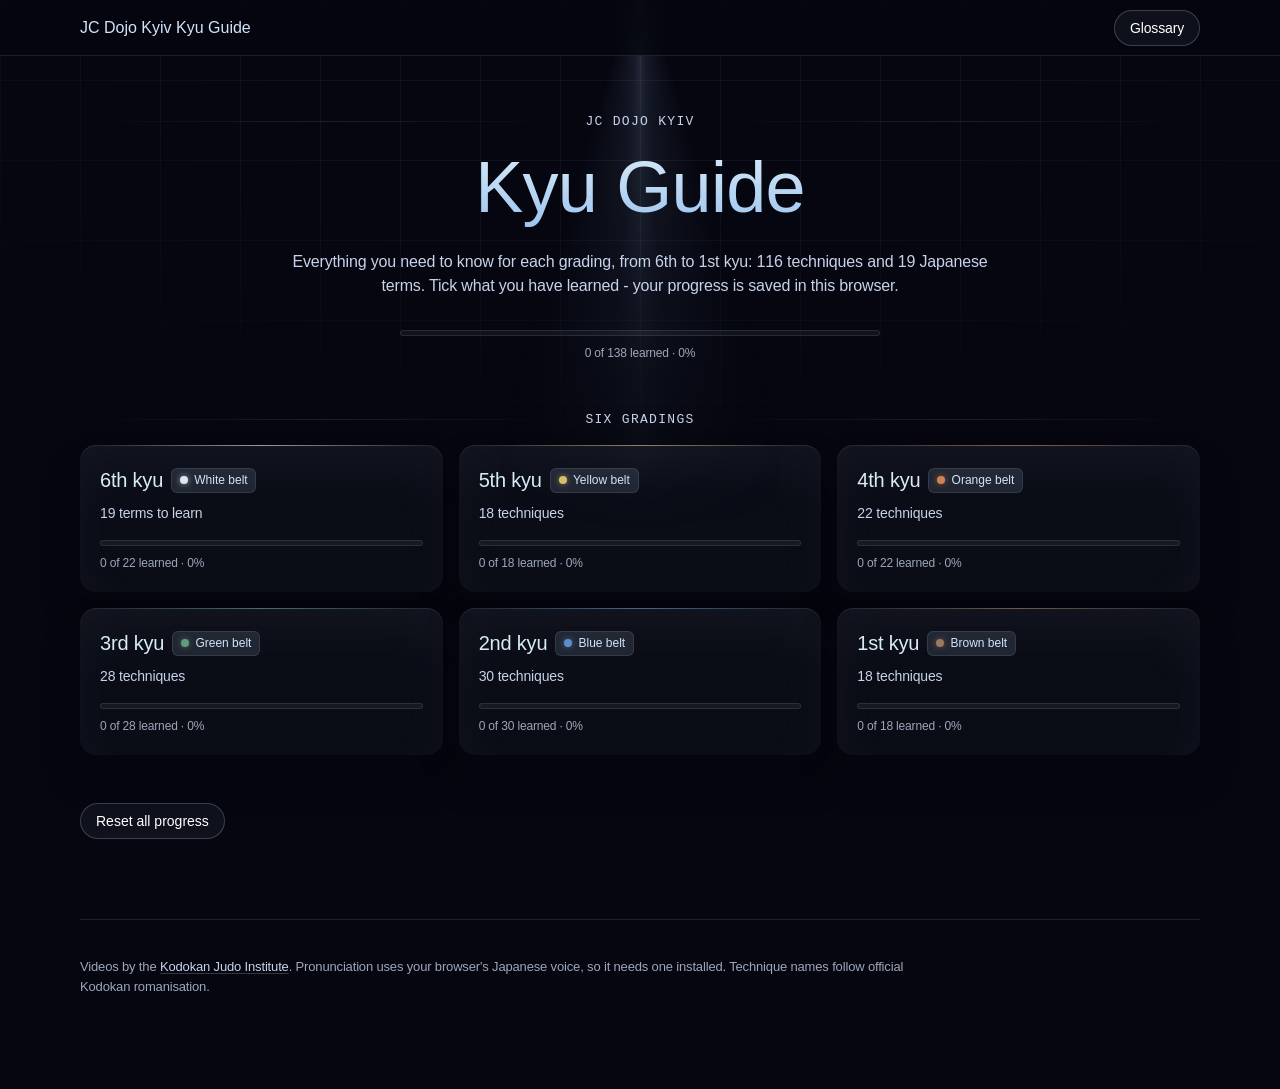
<file: index.html>
<!DOCTYPE html>
<html lang="en">
<head>
<meta charset="utf-8">
<meta name="viewport" content="width=device-width, initial-scale=1">
<title>JC Dojo Kyiv Kyu Guide - techniques and terms for every grading</title>
<meta name="description" content="Checklists of the judo techniques and Japanese terms required for each kyu grading, from 6th to 1st kyu, with Kodokan demonstration videos and Japanese pronunciation.">
<meta name="color-scheme" content="dark">
<meta name="theme-color" content="#05060f">
<link rel="stylesheet" href="assets/css/style.css">
</head>
<body data-page="home">

<div class="wrap">
  <header class="site-header">
    <span class="brand">JC Dojo Kyiv Kyu Guide</span>
    <span class="spacer"></span>
    <a class="btn" href="glossary.html">Glossary</a>
  </header>

  <p class="notice" data-storage-notice hidden></p>

  <section class="page-head is-hero" data-page-head>
    <p class="eyebrow">JC Dojo Kyiv</p>
    <h1>Kyu Guide</h1>
    <p class="sub">
      Everything you need to know for each grading, from 6th to 1st kyu:
      116 techniques and 19 Japanese terms. Tick what you have learned - your
      progress is saved in this browser.
    </p>
    <div class="progress" data-overall-progress>
      <div class="progress-bar"><div class="progress-fill"></div></div>
      <div class="progress-label"></div>
    </div>
  </section>

  <h2 class="visually-hidden">Grading levels</h2>
  <p class="eyebrow">Six gradings</p>
  <ul class="level-grid" data-level-grid></ul>

  <p>
    <button class="btn" type="button" data-reset-all>Reset all progress</button>
  </p>
</div>

<footer class="site-footer">
  <div class="wrap">
    <p>
      Videos by the
      <a href="https://www.youtube.com/@kodokanjudoinstitute" target="_blank" rel="noopener noreferrer">Kodokan Judo Institute</a>.
      Pronunciation uses your browser's Japanese voice, so it needs one installed.
      Technique names follow official Kodokan romanisation.
    </p>
  </div>
</footer>

<script src="data/techniques.js"></script>
<script src="data/vocabulary.js"></script>
<script src="assets/js/store.js"></script>
<script src="assets/js/speech.js"></script>
<script src="assets/js/render.js"></script>
<script src="assets/js/app.js"></script>
</body>
</html>
</file>
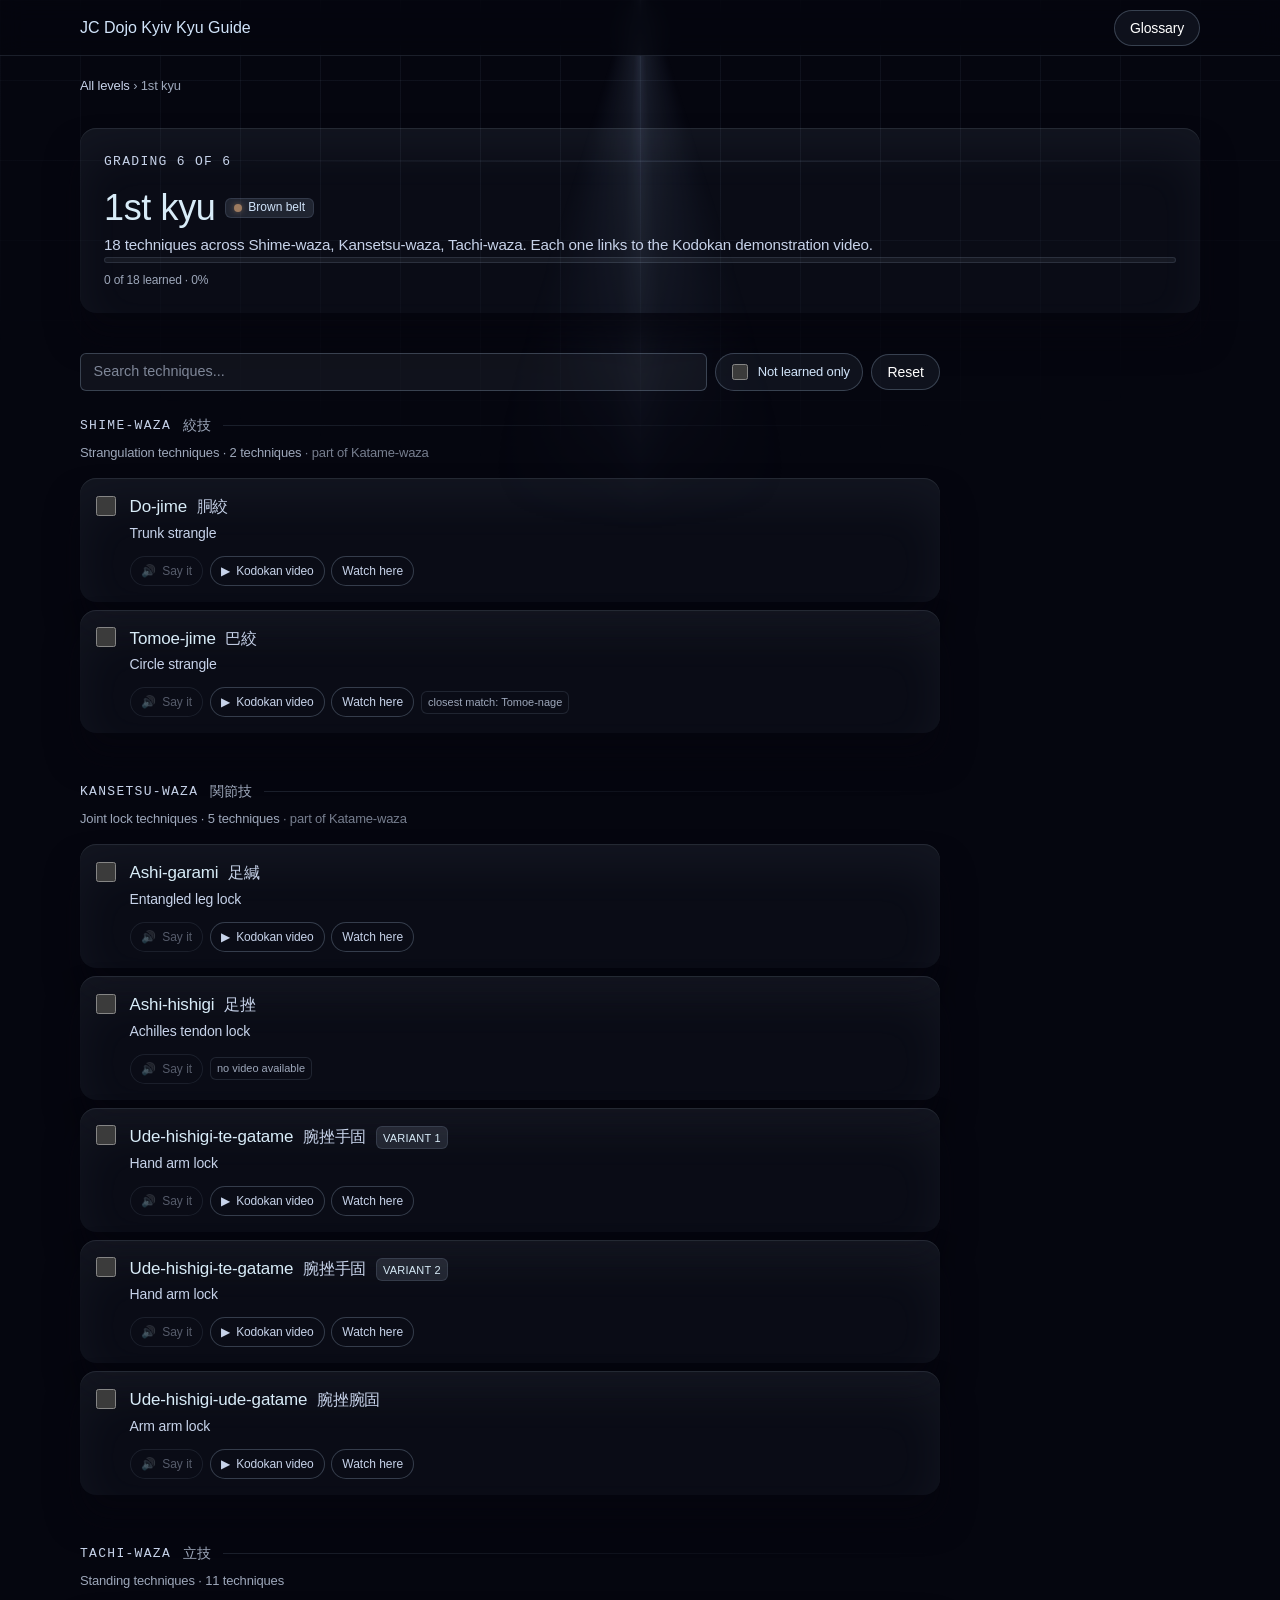
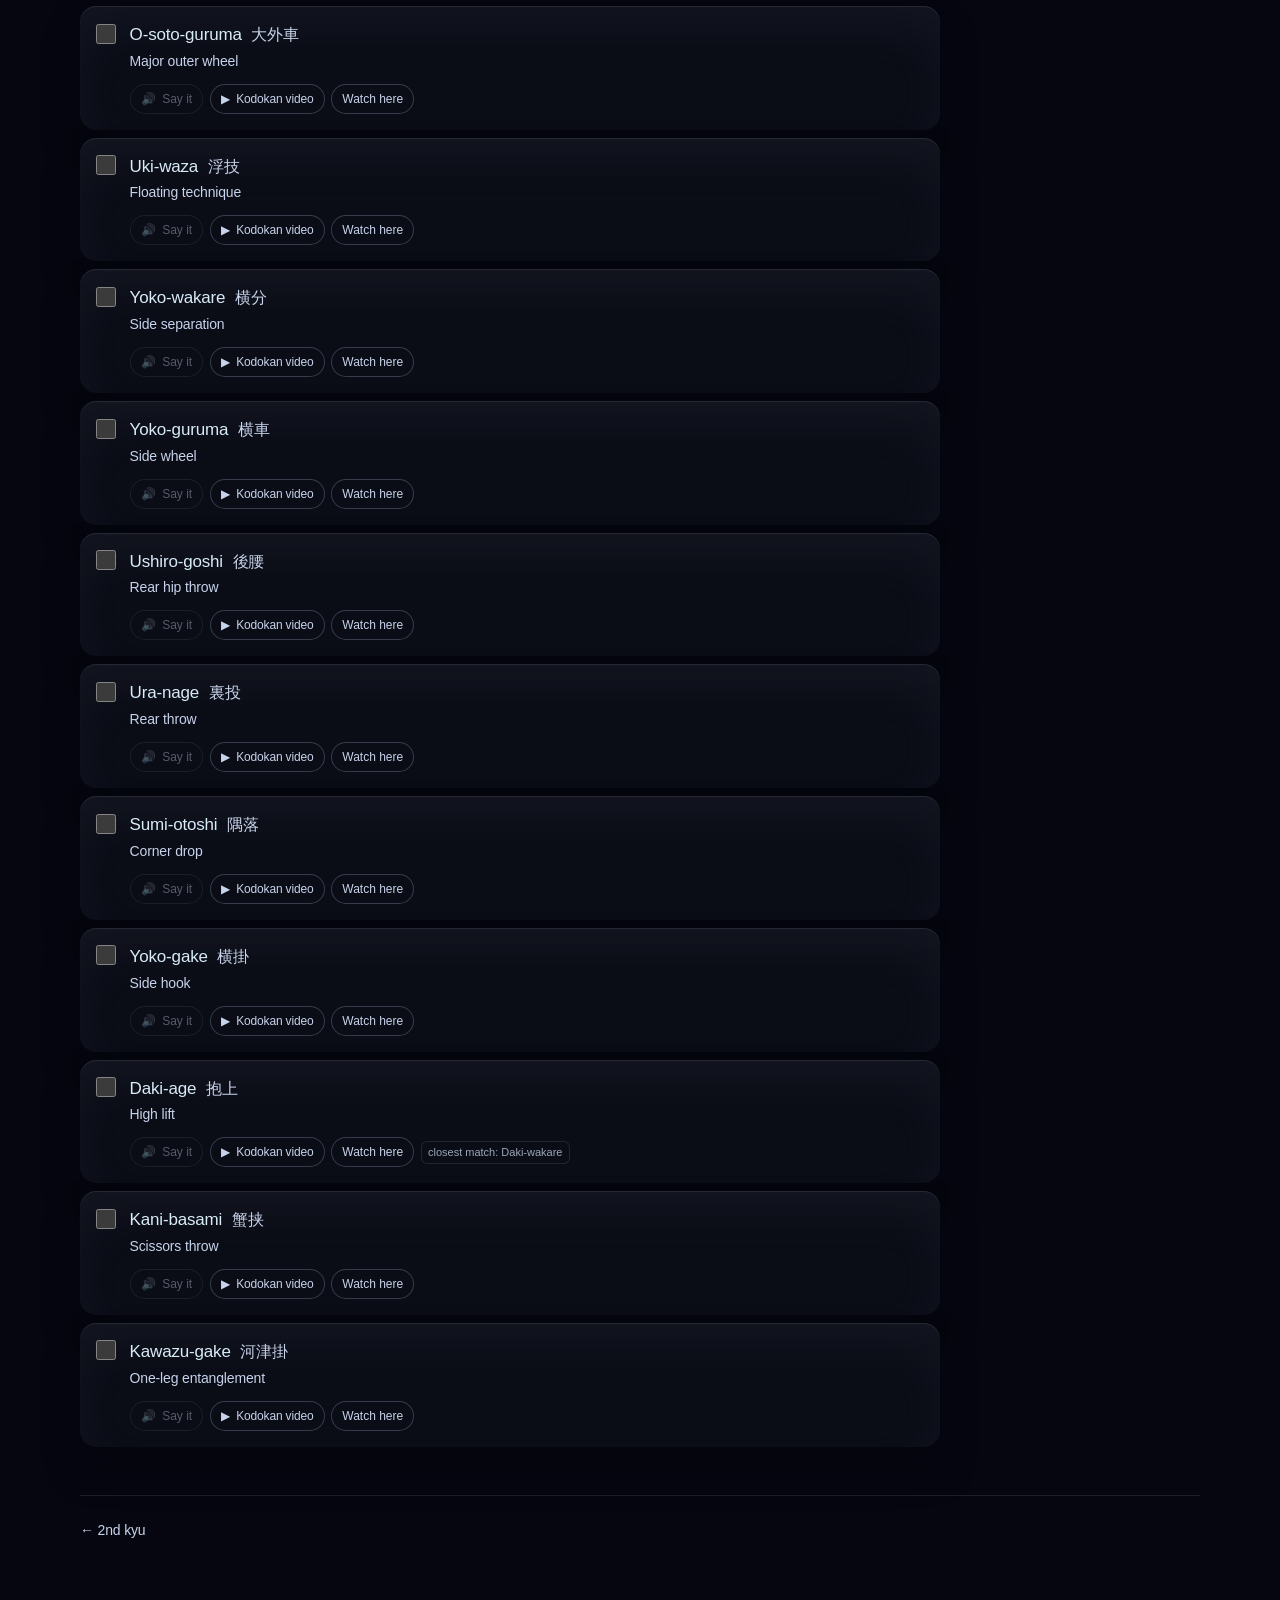
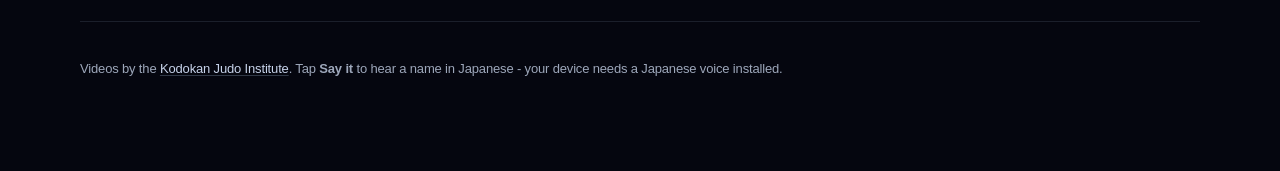
<file: 1-kyu.html>
<!DOCTYPE html>
<html lang="en">
<head>
<meta charset="utf-8">
<meta name="viewport" content="width=device-width, initial-scale=1">
<title>1st kyu - Brown belt - JC Dojo Kyiv Kyu Guide</title>
<meta name="description" content="The 18 judo techniques required for the 1st kyu grading (brown belt), with Kodokan videos and Japanese pronunciation.">
<meta name="color-scheme" content="dark">
<meta name="theme-color" content="#05060f">
<link rel="stylesheet" href="assets/css/style.css">
</head>
<body data-page="level" data-kyu="1">

<div class="wrap">
  <header class="site-header">
    <a class="brand" href="index.html">JC Dojo Kyiv Kyu Guide</a>
    <span class="spacer"></span>
    <a class="btn" href="glossary.html">Glossary</a>
  </header>

  <nav class="breadcrumb"><a href="index.html">All levels</a> &rsaquo; 1st kyu</nav>

  <p class="notice" data-storage-notice hidden></p>

  <section class="page-head" data-page-head style="--belt: #9c7a5f;">
    <p class="eyebrow is-start">Grading 6 of 6</p>
    <h1>1st kyu <span class="belt-chip">Brown belt</span></h1>
    <p class="sub">18 techniques across Shime-waza, Kansetsu-waza, Tachi-waza. Each one links to the Kodokan demonstration video.</p>
    <div class="progress" data-level-progress>
      <div class="progress-bar"><div class="progress-fill"></div></div>
      <div class="progress-label"></div>
    </div>
  </section>

  <div class="toolbar">
    <input class="search-input" type="search" data-search placeholder="Search techniques..." aria-label="Search techniques...">
    <label class="toggle">
      <input type="checkbox" data-unlearned>
      <span>Not learned only</span>
    </label>
    <button class="btn" type="button" data-reset-level>Reset</button>
  </div>

  <p class="empty" data-empty hidden>Nothing matches your filters.</p>

  <div data-groups></div>

  <nav class="level-nav">
    <a href="2-kyu.html">&larr; 2nd kyu</a>
    <span></span>
  </nav>
</div>

<footer class="site-footer">
  <div class="wrap">
    <p>
      Videos by the
      <a href="https://www.youtube.com/@kodokanjudoinstitute" target="_blank" rel="noopener noreferrer">Kodokan Judo Institute</a>.
      Tap <strong>Say it</strong> to hear a name in Japanese - your device needs a Japanese voice installed.
    </p>
  </div>
</footer>

<script src="data/techniques.js"></script>
<script src="data/vocabulary.js"></script>
<script src="assets/js/store.js"></script>
<script src="assets/js/speech.js"></script>
<script src="assets/js/render.js"></script>
<script src="assets/js/app.js"></script>
</body>
</html>
</file>
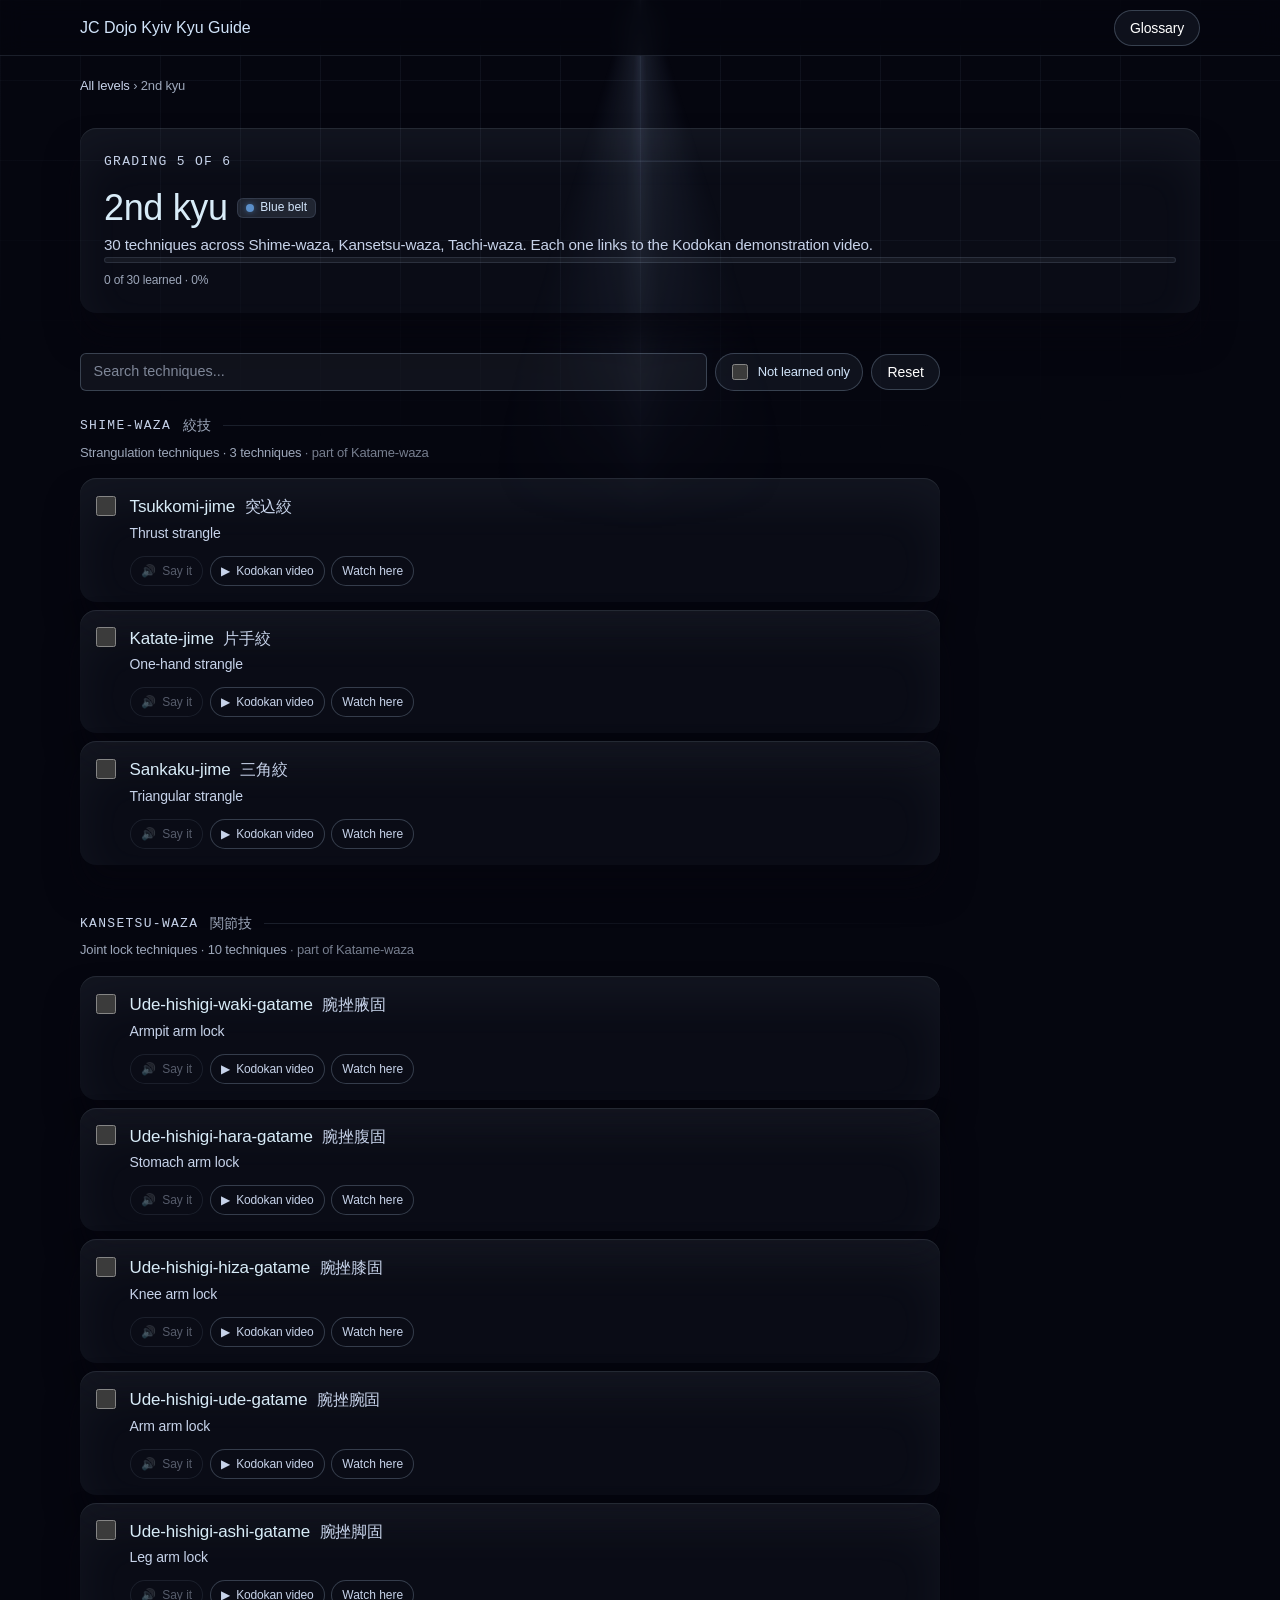
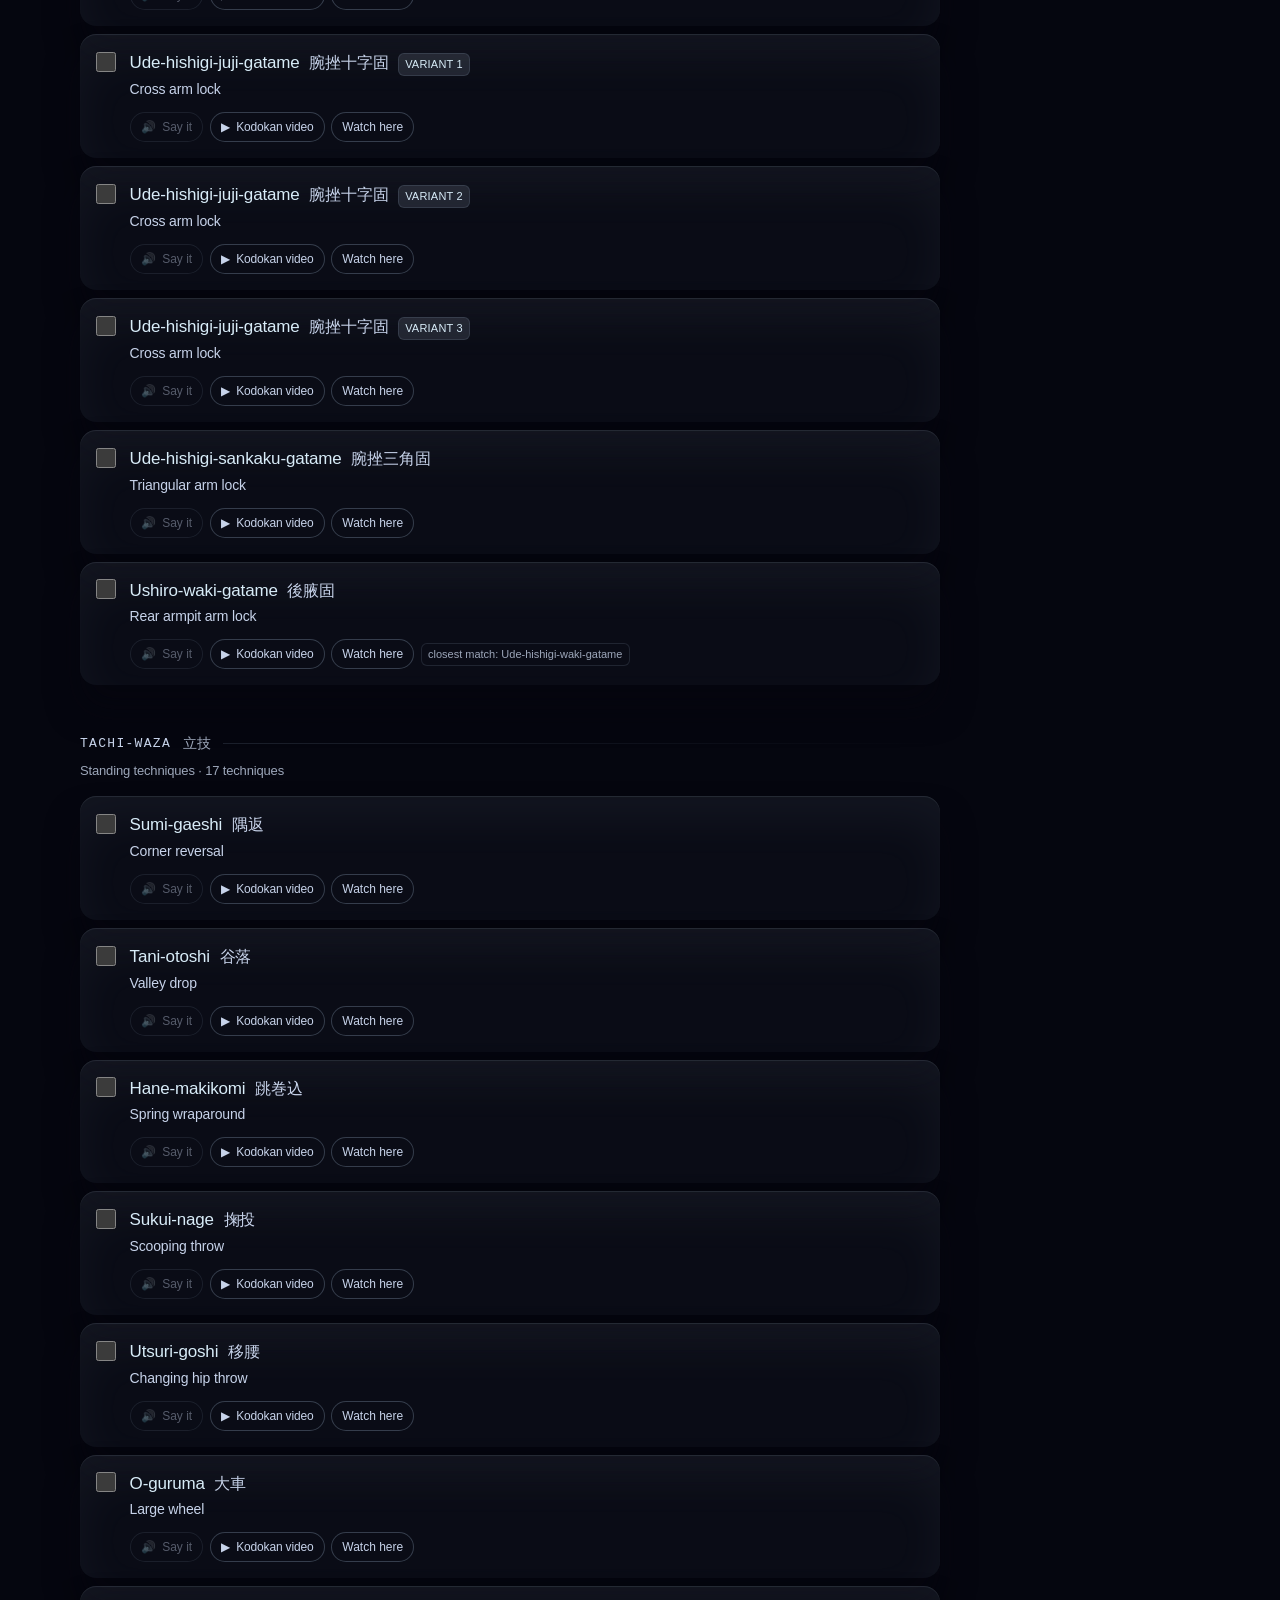
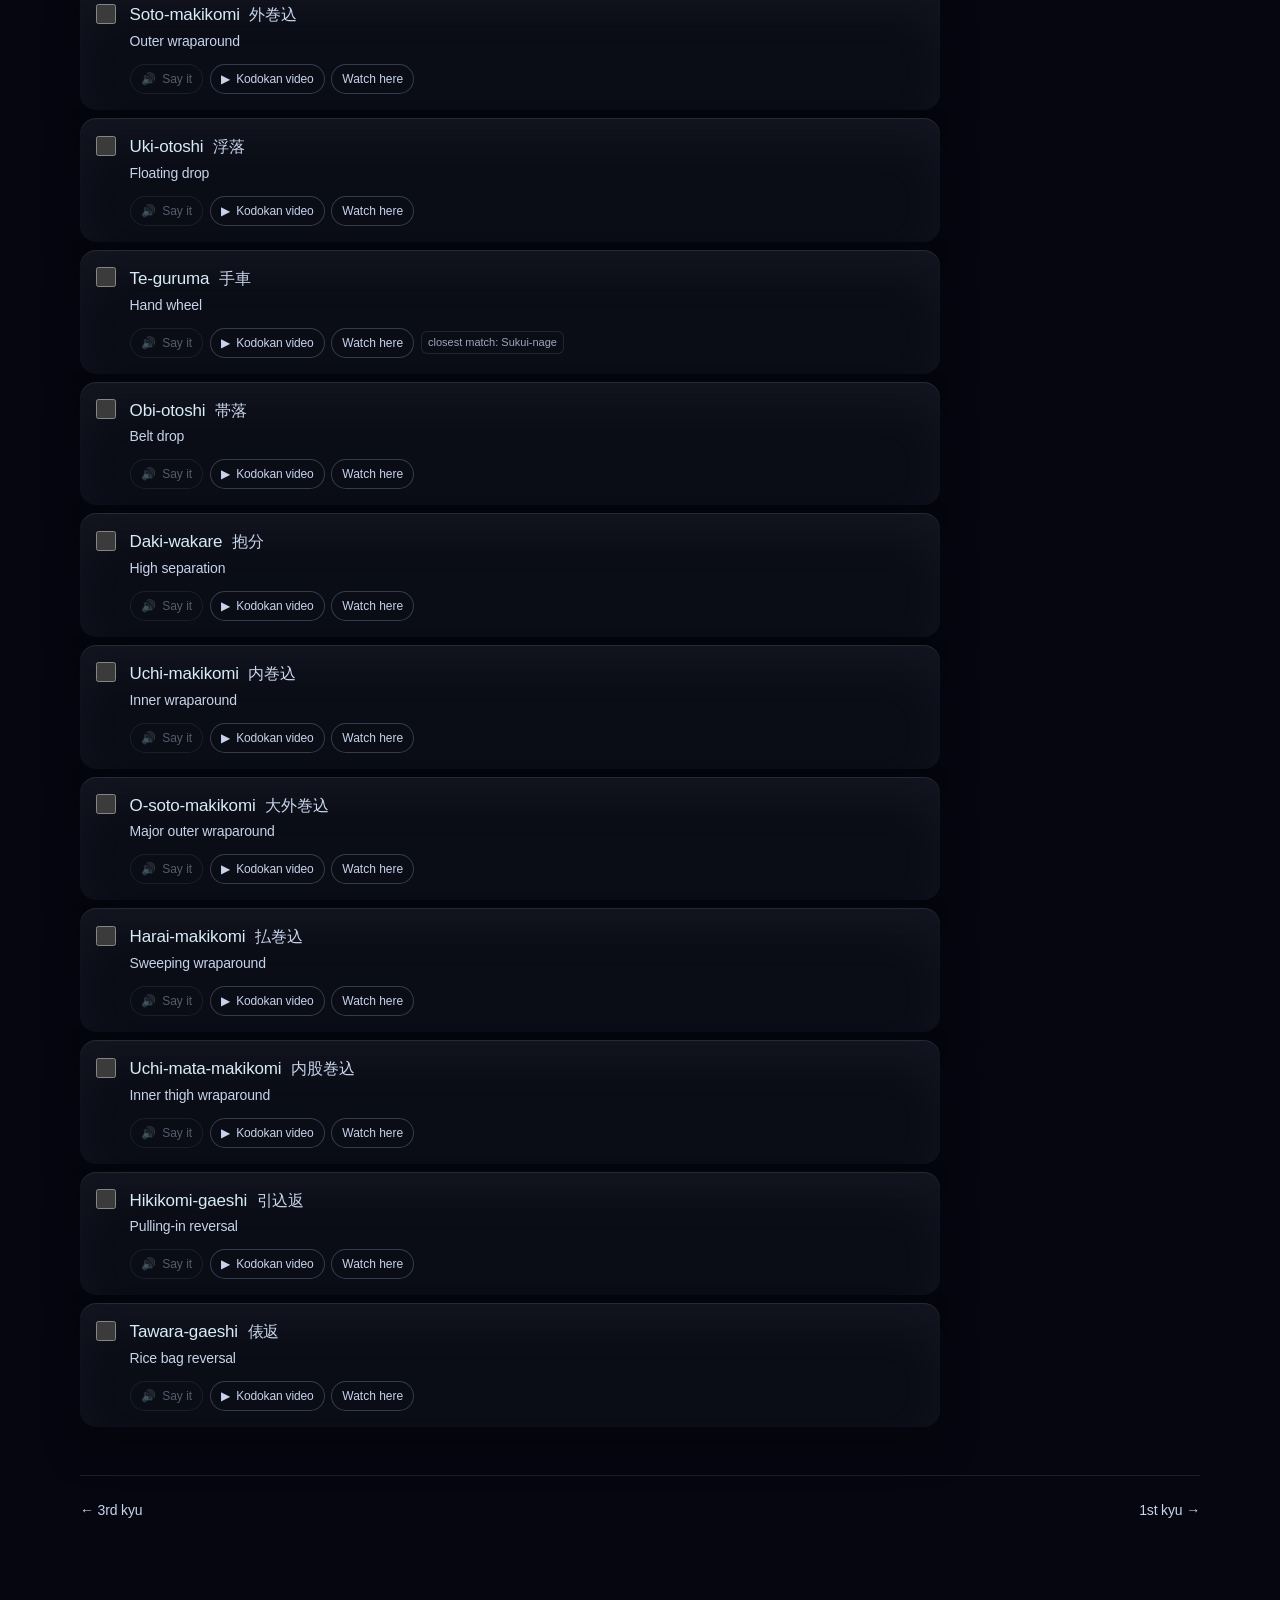
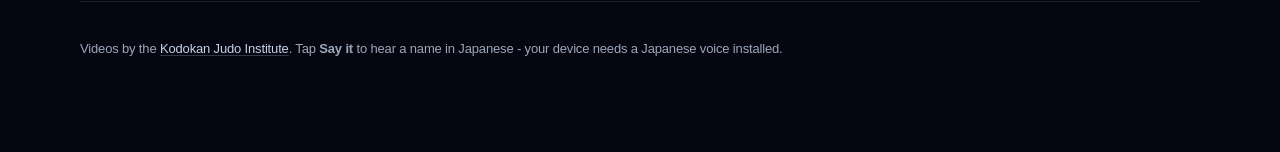
<file: 2-kyu.html>
<!DOCTYPE html>
<html lang="en">
<head>
<meta charset="utf-8">
<meta name="viewport" content="width=device-width, initial-scale=1">
<title>2nd kyu - Blue belt - JC Dojo Kyiv Kyu Guide</title>
<meta name="description" content="The 30 judo techniques required for the 2nd kyu grading (blue belt), with Kodokan videos and Japanese pronunciation.">
<meta name="color-scheme" content="dark">
<meta name="theme-color" content="#05060f">
<link rel="stylesheet" href="assets/css/style.css">
</head>
<body data-page="level" data-kyu="2">

<div class="wrap">
  <header class="site-header">
    <a class="brand" href="index.html">JC Dojo Kyiv Kyu Guide</a>
    <span class="spacer"></span>
    <a class="btn" href="glossary.html">Glossary</a>
  </header>

  <nav class="breadcrumb"><a href="index.html">All levels</a> &rsaquo; 2nd kyu</nav>

  <p class="notice" data-storage-notice hidden></p>

  <section class="page-head" data-page-head style="--belt: #5b8fc9;">
    <p class="eyebrow is-start">Grading 5 of 6</p>
    <h1>2nd kyu <span class="belt-chip">Blue belt</span></h1>
    <p class="sub">30 techniques across Shime-waza, Kansetsu-waza, Tachi-waza. Each one links to the Kodokan demonstration video.</p>
    <div class="progress" data-level-progress>
      <div class="progress-bar"><div class="progress-fill"></div></div>
      <div class="progress-label"></div>
    </div>
  </section>

  <div class="toolbar">
    <input class="search-input" type="search" data-search placeholder="Search techniques..." aria-label="Search techniques...">
    <label class="toggle">
      <input type="checkbox" data-unlearned>
      <span>Not learned only</span>
    </label>
    <button class="btn" type="button" data-reset-level>Reset</button>
  </div>

  <p class="empty" data-empty hidden>Nothing matches your filters.</p>

  <div data-groups></div>

  <nav class="level-nav">
    <a href="3-kyu.html">&larr; 3rd kyu</a>
    <a href="1-kyu.html">1st kyu &rarr;</a>
  </nav>
</div>

<footer class="site-footer">
  <div class="wrap">
    <p>
      Videos by the
      <a href="https://www.youtube.com/@kodokanjudoinstitute" target="_blank" rel="noopener noreferrer">Kodokan Judo Institute</a>.
      Tap <strong>Say it</strong> to hear a name in Japanese - your device needs a Japanese voice installed.
    </p>
  </div>
</footer>

<script src="data/techniques.js"></script>
<script src="data/vocabulary.js"></script>
<script src="assets/js/store.js"></script>
<script src="assets/js/speech.js"></script>
<script src="assets/js/render.js"></script>
<script src="assets/js/app.js"></script>
</body>
</html>
</file>
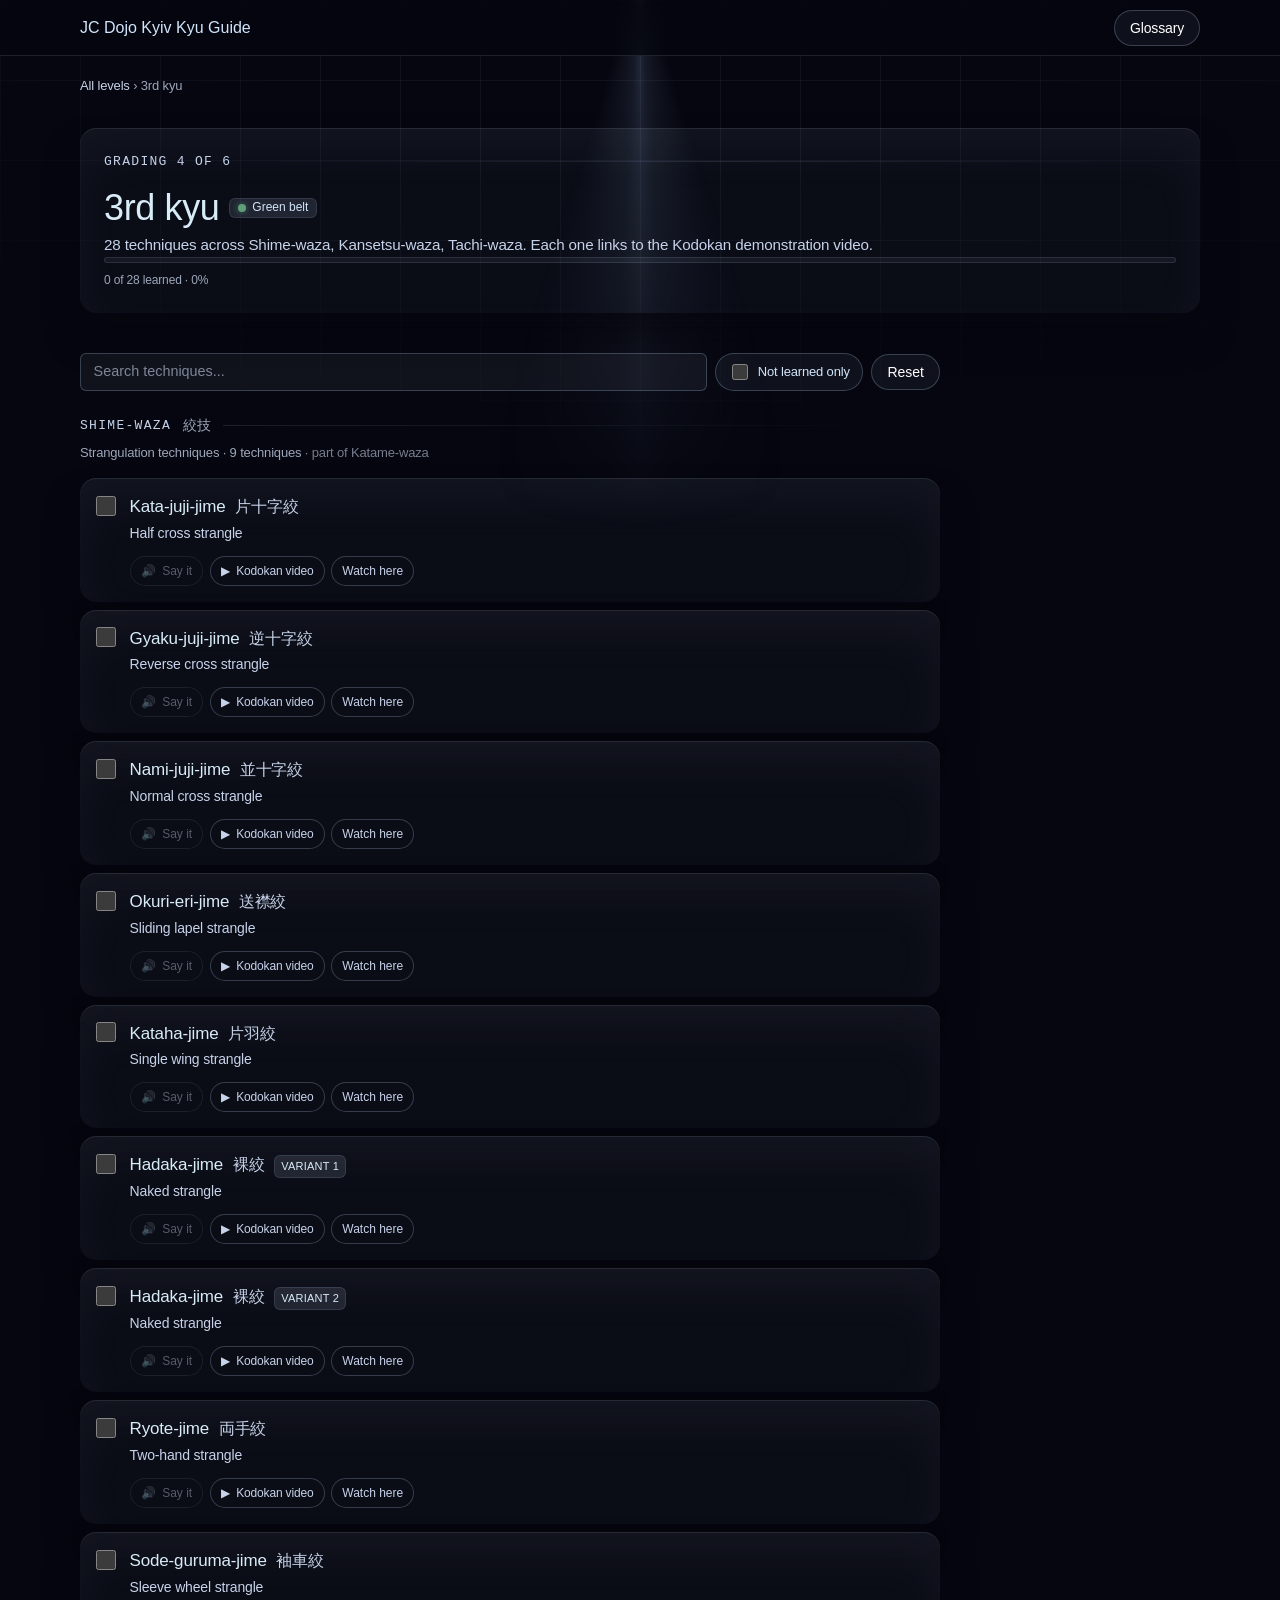
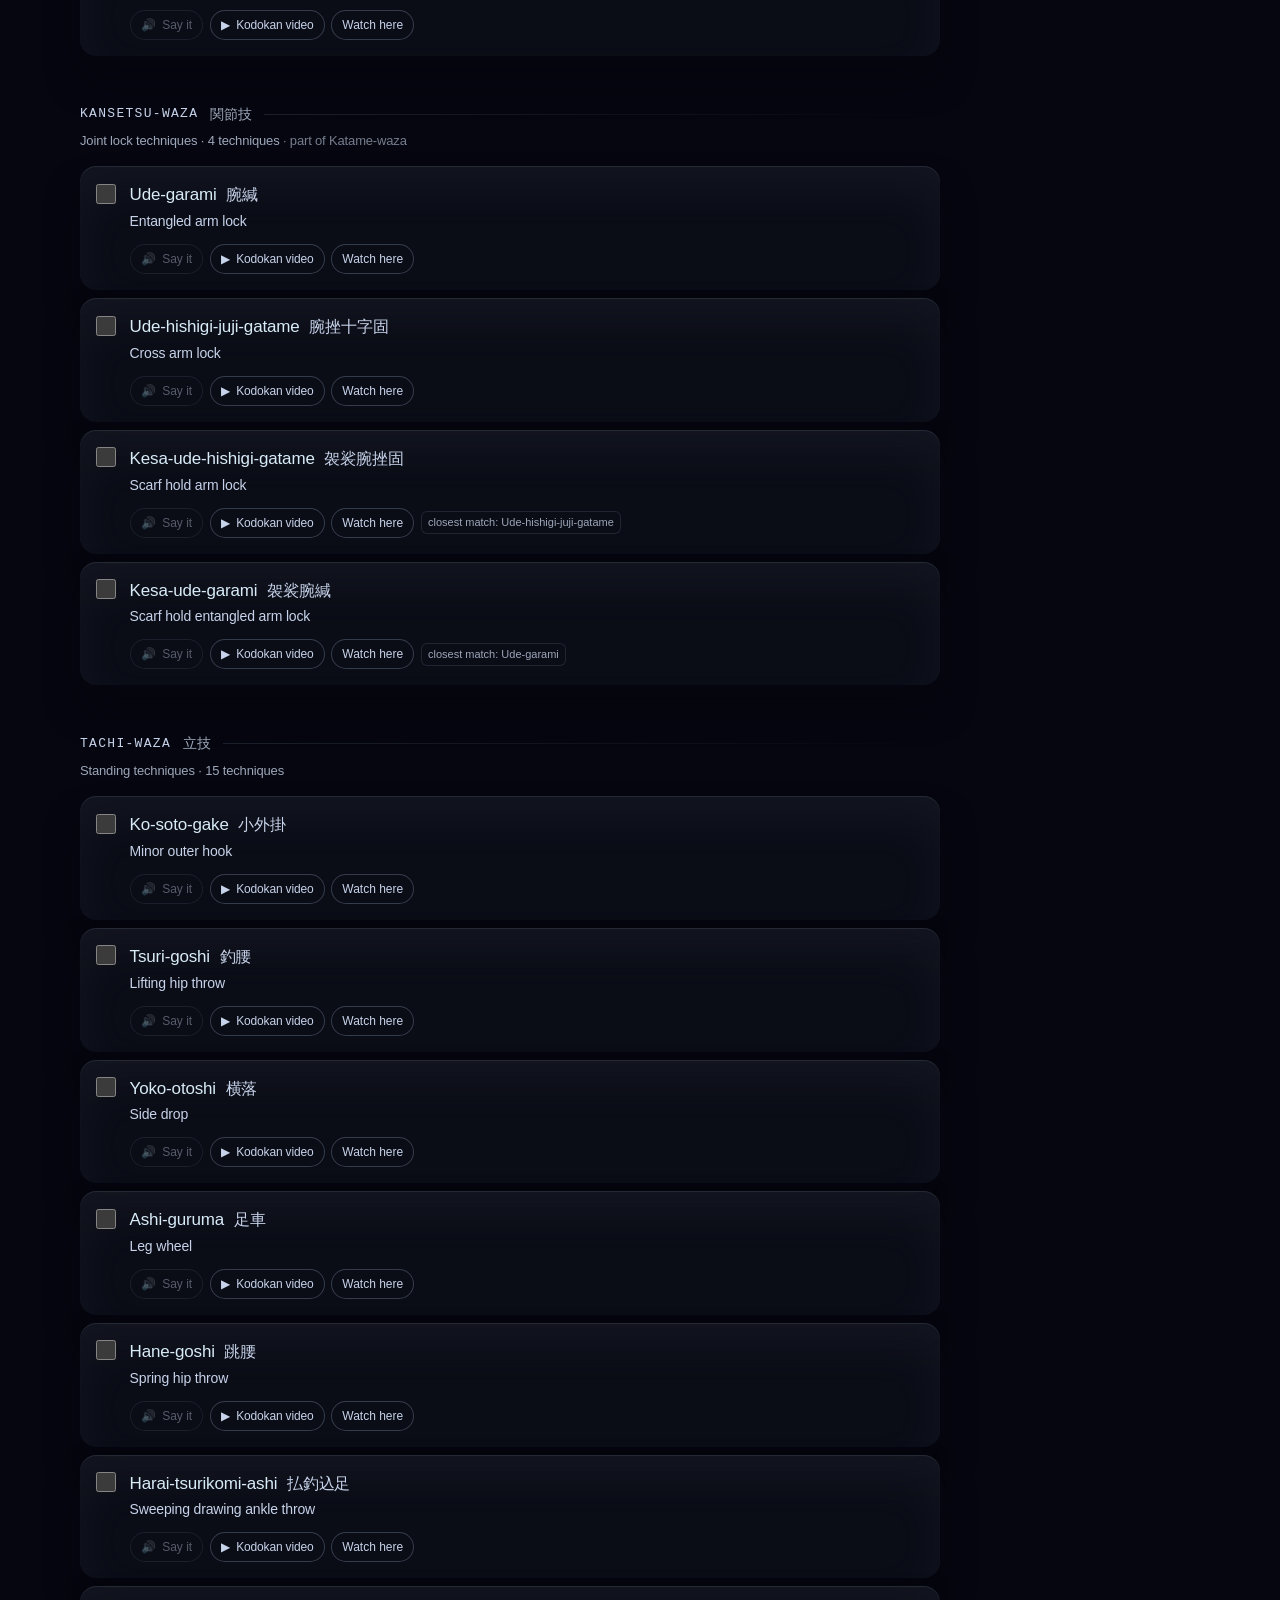
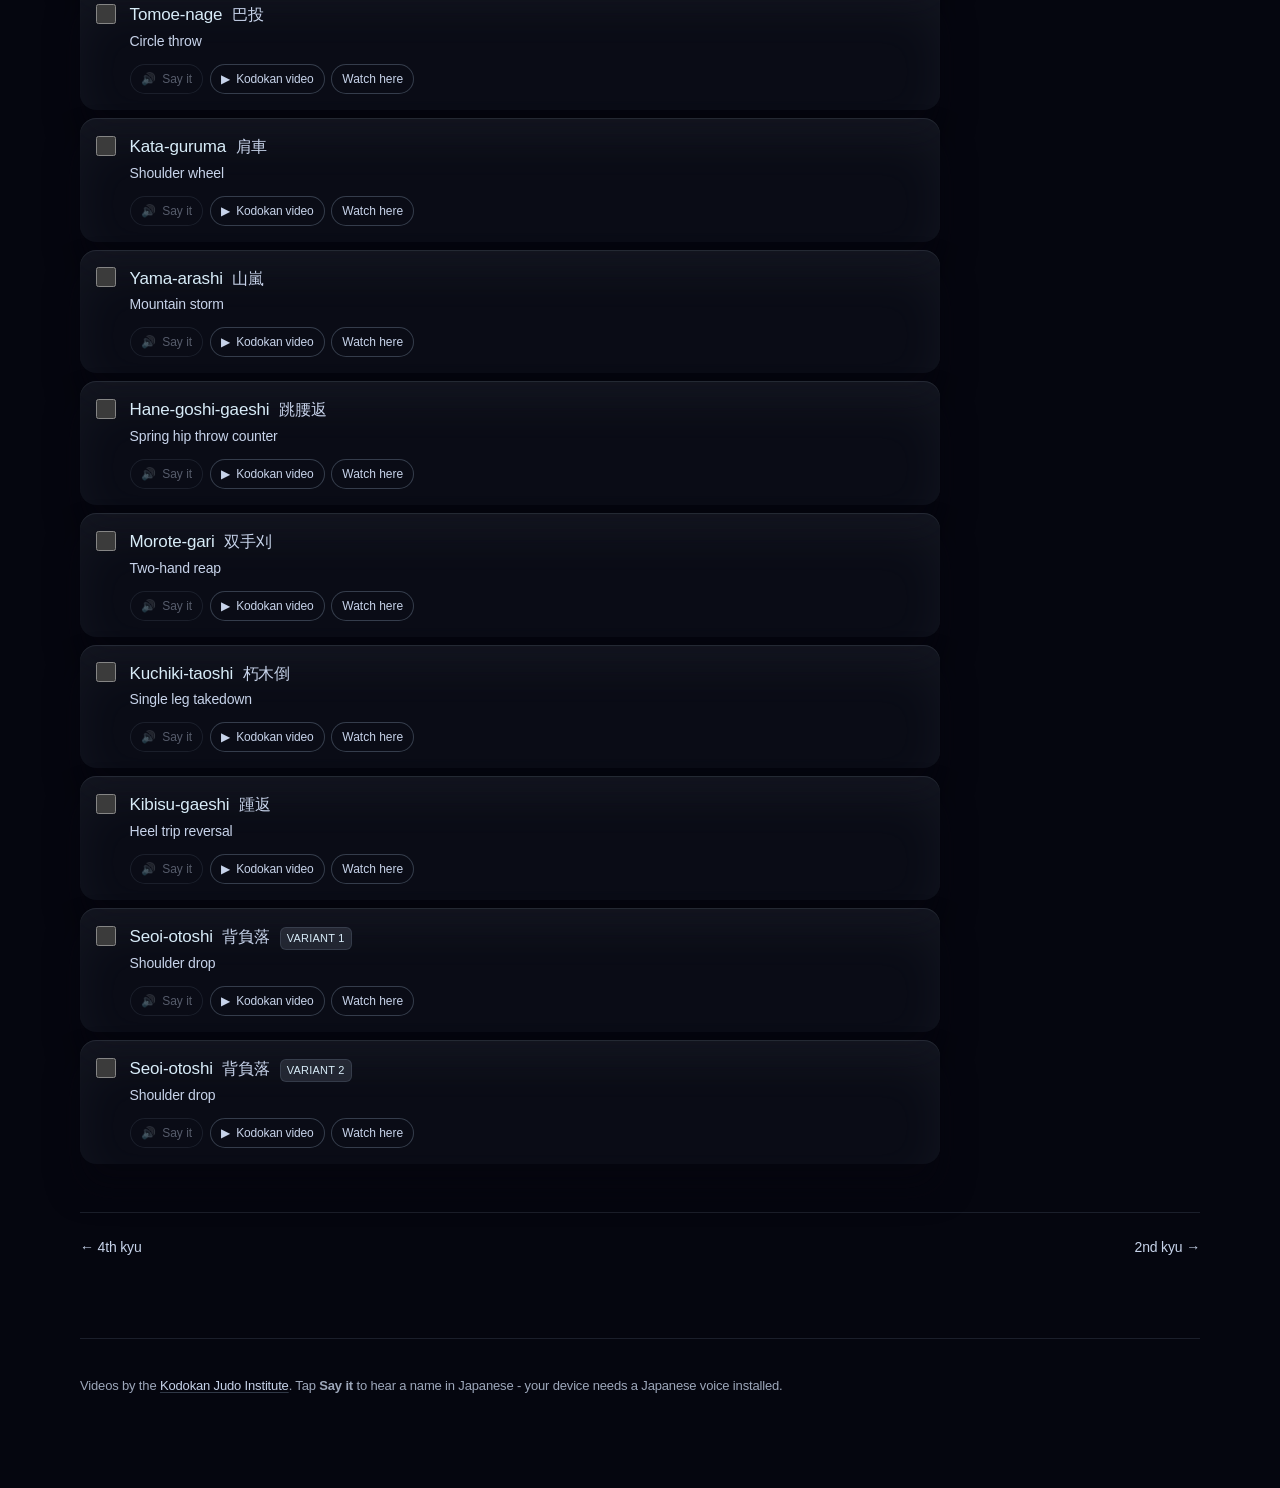
<file: 3-kyu.html>
<!DOCTYPE html>
<html lang="en">
<head>
<meta charset="utf-8">
<meta name="viewport" content="width=device-width, initial-scale=1">
<title>3rd kyu - Green belt - JC Dojo Kyiv Kyu Guide</title>
<meta name="description" content="The 28 judo techniques required for the 3rd kyu grading (green belt), with Kodokan videos and Japanese pronunciation.">
<meta name="color-scheme" content="dark">
<meta name="theme-color" content="#05060f">
<link rel="stylesheet" href="assets/css/style.css">
</head>
<body data-page="level" data-kyu="3">

<div class="wrap">
  <header class="site-header">
    <a class="brand" href="index.html">JC Dojo Kyiv Kyu Guide</a>
    <span class="spacer"></span>
    <a class="btn" href="glossary.html">Glossary</a>
  </header>

  <nav class="breadcrumb"><a href="index.html">All levels</a> &rsaquo; 3rd kyu</nav>

  <p class="notice" data-storage-notice hidden></p>

  <section class="page-head" data-page-head style="--belt: #5f9e79;">
    <p class="eyebrow is-start">Grading 4 of 6</p>
    <h1>3rd kyu <span class="belt-chip">Green belt</span></h1>
    <p class="sub">28 techniques across Shime-waza, Kansetsu-waza, Tachi-waza. Each one links to the Kodokan demonstration video.</p>
    <div class="progress" data-level-progress>
      <div class="progress-bar"><div class="progress-fill"></div></div>
      <div class="progress-label"></div>
    </div>
  </section>

  <div class="toolbar">
    <input class="search-input" type="search" data-search placeholder="Search techniques..." aria-label="Search techniques...">
    <label class="toggle">
      <input type="checkbox" data-unlearned>
      <span>Not learned only</span>
    </label>
    <button class="btn" type="button" data-reset-level>Reset</button>
  </div>

  <p class="empty" data-empty hidden>Nothing matches your filters.</p>

  <div data-groups></div>

  <nav class="level-nav">
    <a href="4-kyu.html">&larr; 4th kyu</a>
    <a href="2-kyu.html">2nd kyu &rarr;</a>
  </nav>
</div>

<footer class="site-footer">
  <div class="wrap">
    <p>
      Videos by the
      <a href="https://www.youtube.com/@kodokanjudoinstitute" target="_blank" rel="noopener noreferrer">Kodokan Judo Institute</a>.
      Tap <strong>Say it</strong> to hear a name in Japanese - your device needs a Japanese voice installed.
    </p>
  </div>
</footer>

<script src="data/techniques.js"></script>
<script src="data/vocabulary.js"></script>
<script src="assets/js/store.js"></script>
<script src="assets/js/speech.js"></script>
<script src="assets/js/render.js"></script>
<script src="assets/js/app.js"></script>
</body>
</html>
</file>
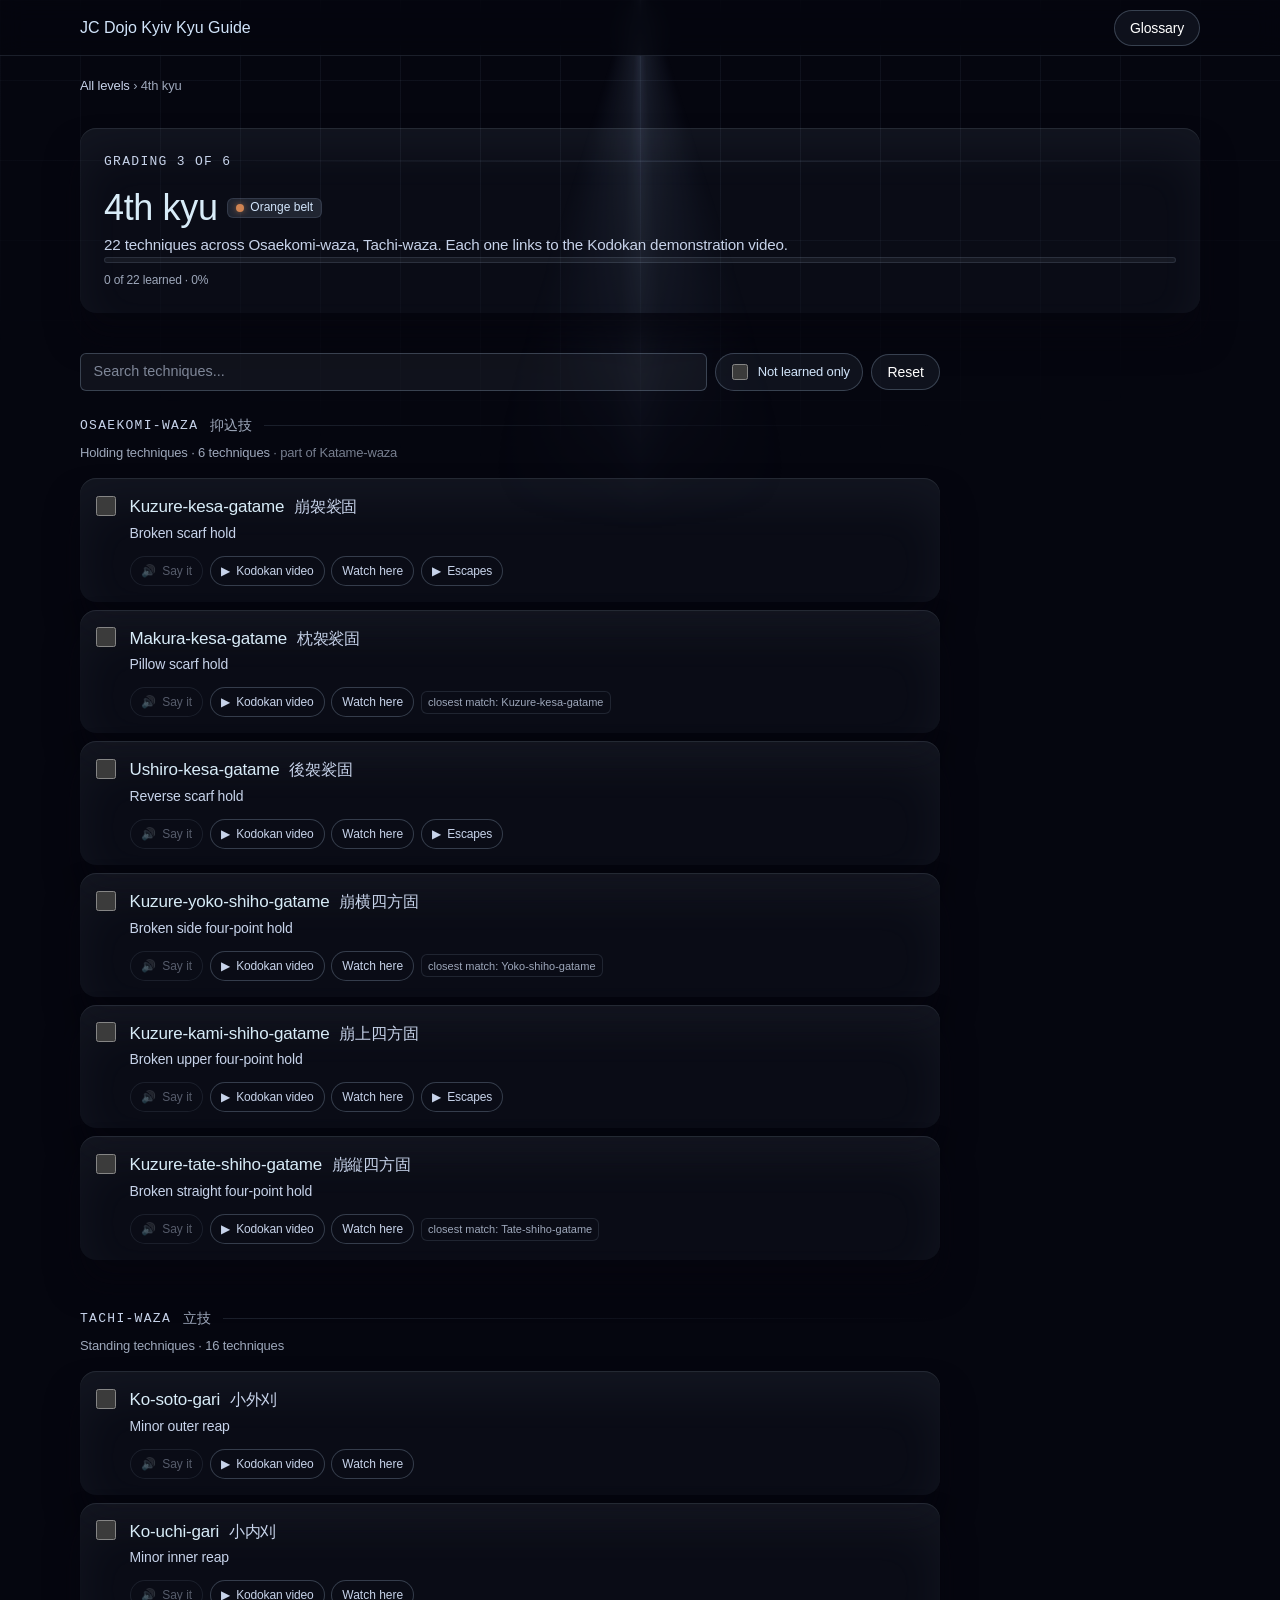
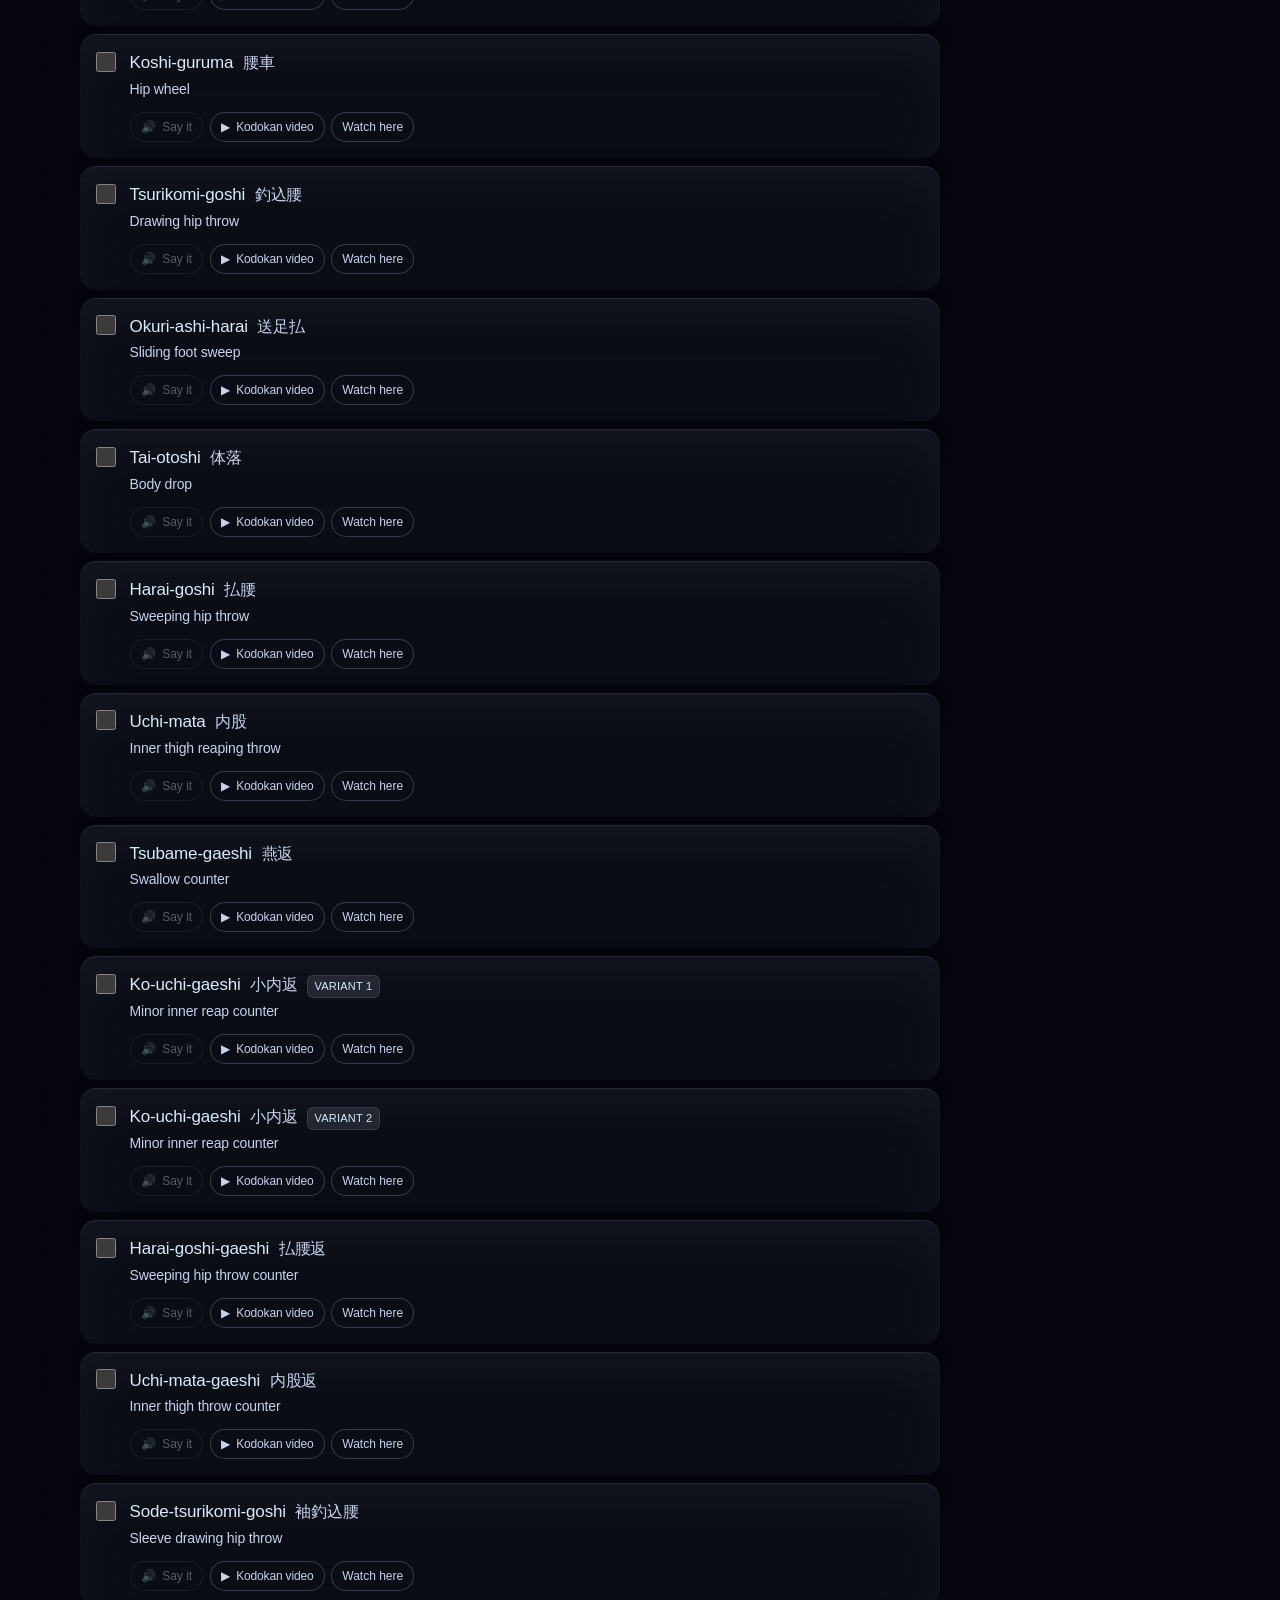
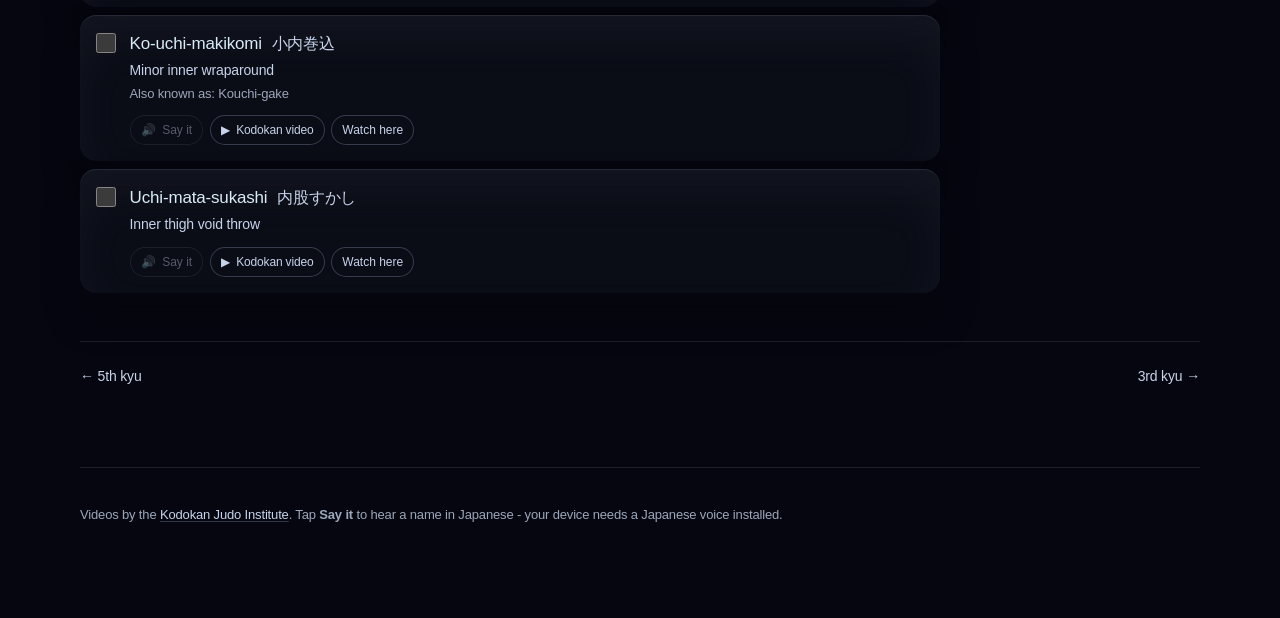
<file: 4-kyu.html>
<!DOCTYPE html>
<html lang="en">
<head>
<meta charset="utf-8">
<meta name="viewport" content="width=device-width, initial-scale=1">
<title>4th kyu - Orange belt - JC Dojo Kyiv Kyu Guide</title>
<meta name="description" content="The 22 judo techniques required for the 4th kyu grading (orange belt), with Kodokan videos and Japanese pronunciation.">
<meta name="color-scheme" content="dark">
<meta name="theme-color" content="#05060f">
<link rel="stylesheet" href="assets/css/style.css">
</head>
<body data-page="level" data-kyu="4">

<div class="wrap">
  <header class="site-header">
    <a class="brand" href="index.html">JC Dojo Kyiv Kyu Guide</a>
    <span class="spacer"></span>
    <a class="btn" href="glossary.html">Glossary</a>
  </header>

  <nav class="breadcrumb"><a href="index.html">All levels</a> &rsaquo; 4th kyu</nav>

  <p class="notice" data-storage-notice hidden></p>

  <section class="page-head" data-page-head style="--belt: #cf8352;">
    <p class="eyebrow is-start">Grading 3 of 6</p>
    <h1>4th kyu <span class="belt-chip">Orange belt</span></h1>
    <p class="sub">22 techniques across Osaekomi-waza, Tachi-waza. Each one links to the Kodokan demonstration video.</p>
    <div class="progress" data-level-progress>
      <div class="progress-bar"><div class="progress-fill"></div></div>
      <div class="progress-label"></div>
    </div>
  </section>

  <div class="toolbar">
    <input class="search-input" type="search" data-search placeholder="Search techniques..." aria-label="Search techniques...">
    <label class="toggle">
      <input type="checkbox" data-unlearned>
      <span>Not learned only</span>
    </label>
    <button class="btn" type="button" data-reset-level>Reset</button>
  </div>

  <p class="empty" data-empty hidden>Nothing matches your filters.</p>

  <div data-groups></div>

  <nav class="level-nav">
    <a href="5-kyu.html">&larr; 5th kyu</a>
    <a href="3-kyu.html">3rd kyu &rarr;</a>
  </nav>
</div>

<footer class="site-footer">
  <div class="wrap">
    <p>
      Videos by the
      <a href="https://www.youtube.com/@kodokanjudoinstitute" target="_blank" rel="noopener noreferrer">Kodokan Judo Institute</a>.
      Tap <strong>Say it</strong> to hear a name in Japanese - your device needs a Japanese voice installed.
    </p>
  </div>
</footer>

<script src="data/techniques.js"></script>
<script src="data/vocabulary.js"></script>
<script src="assets/js/store.js"></script>
<script src="assets/js/speech.js"></script>
<script src="assets/js/render.js"></script>
<script src="assets/js/app.js"></script>
</body>
</html>
</file>
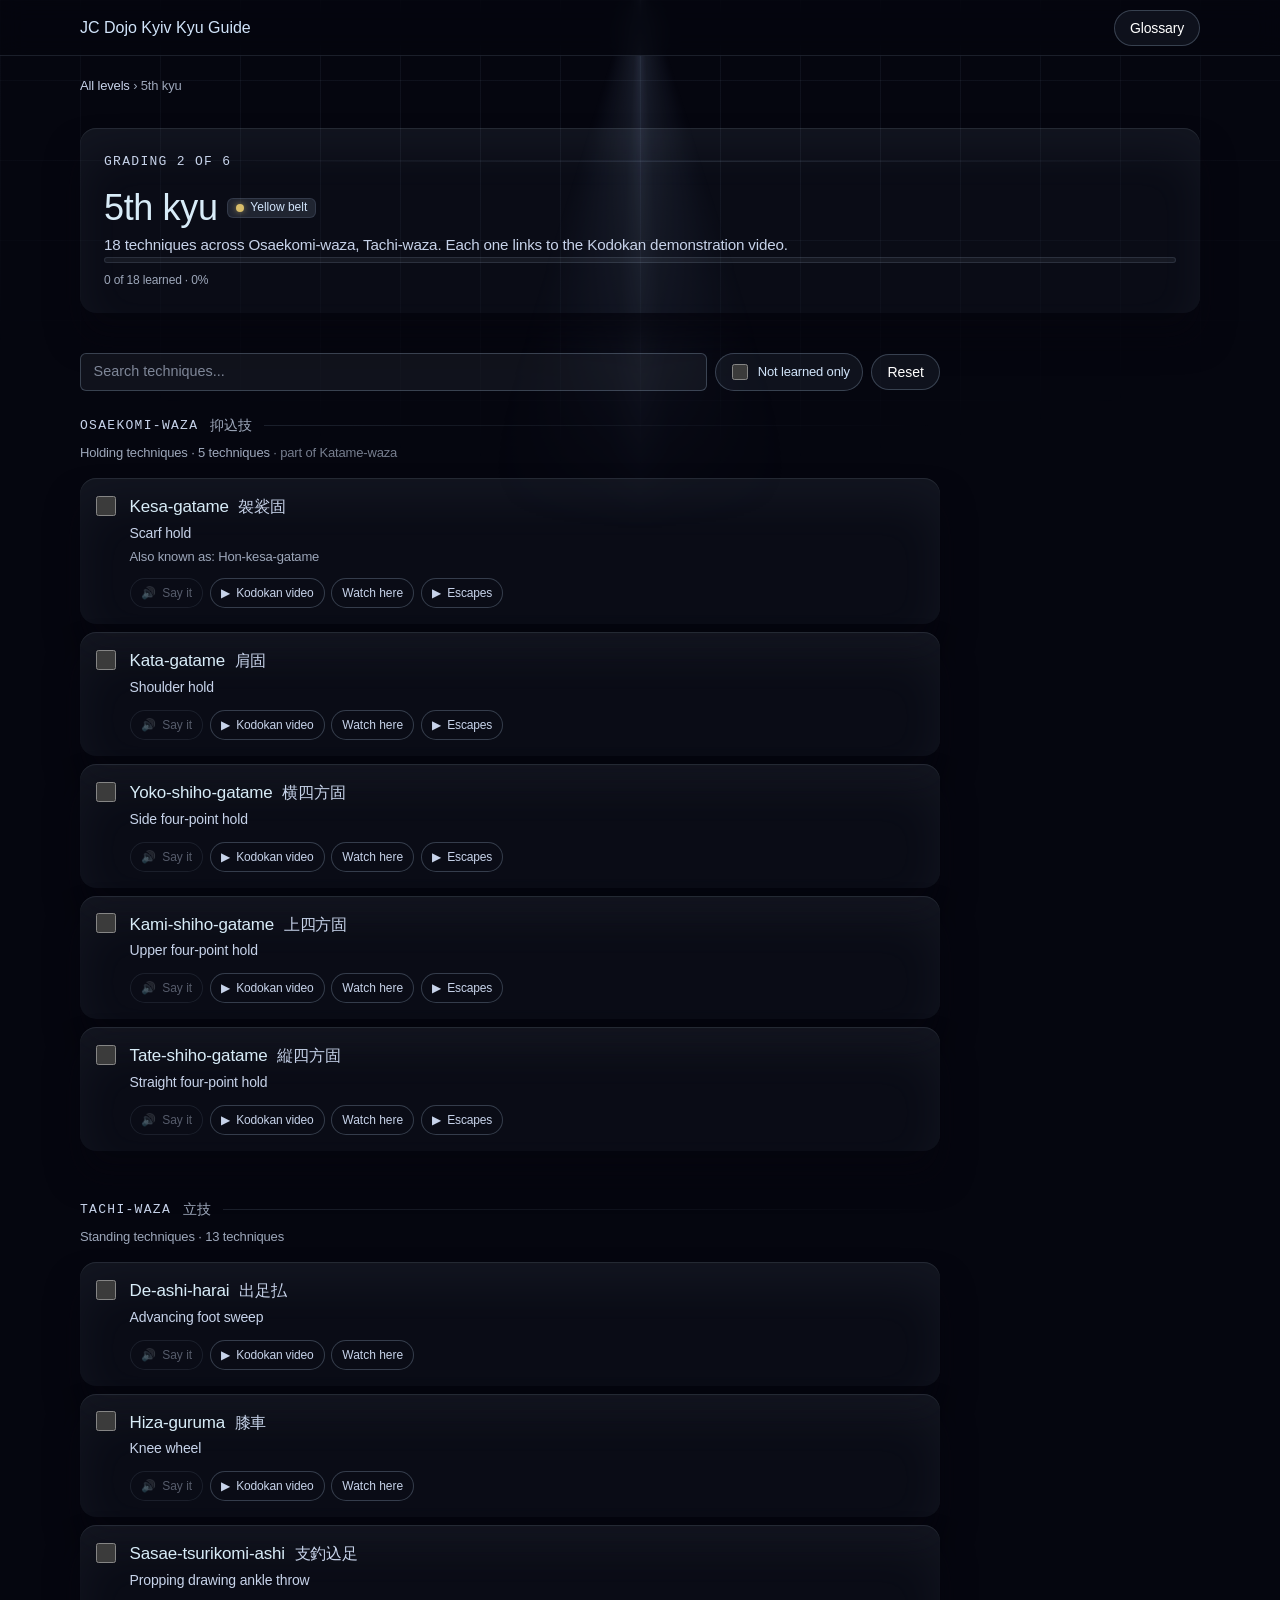
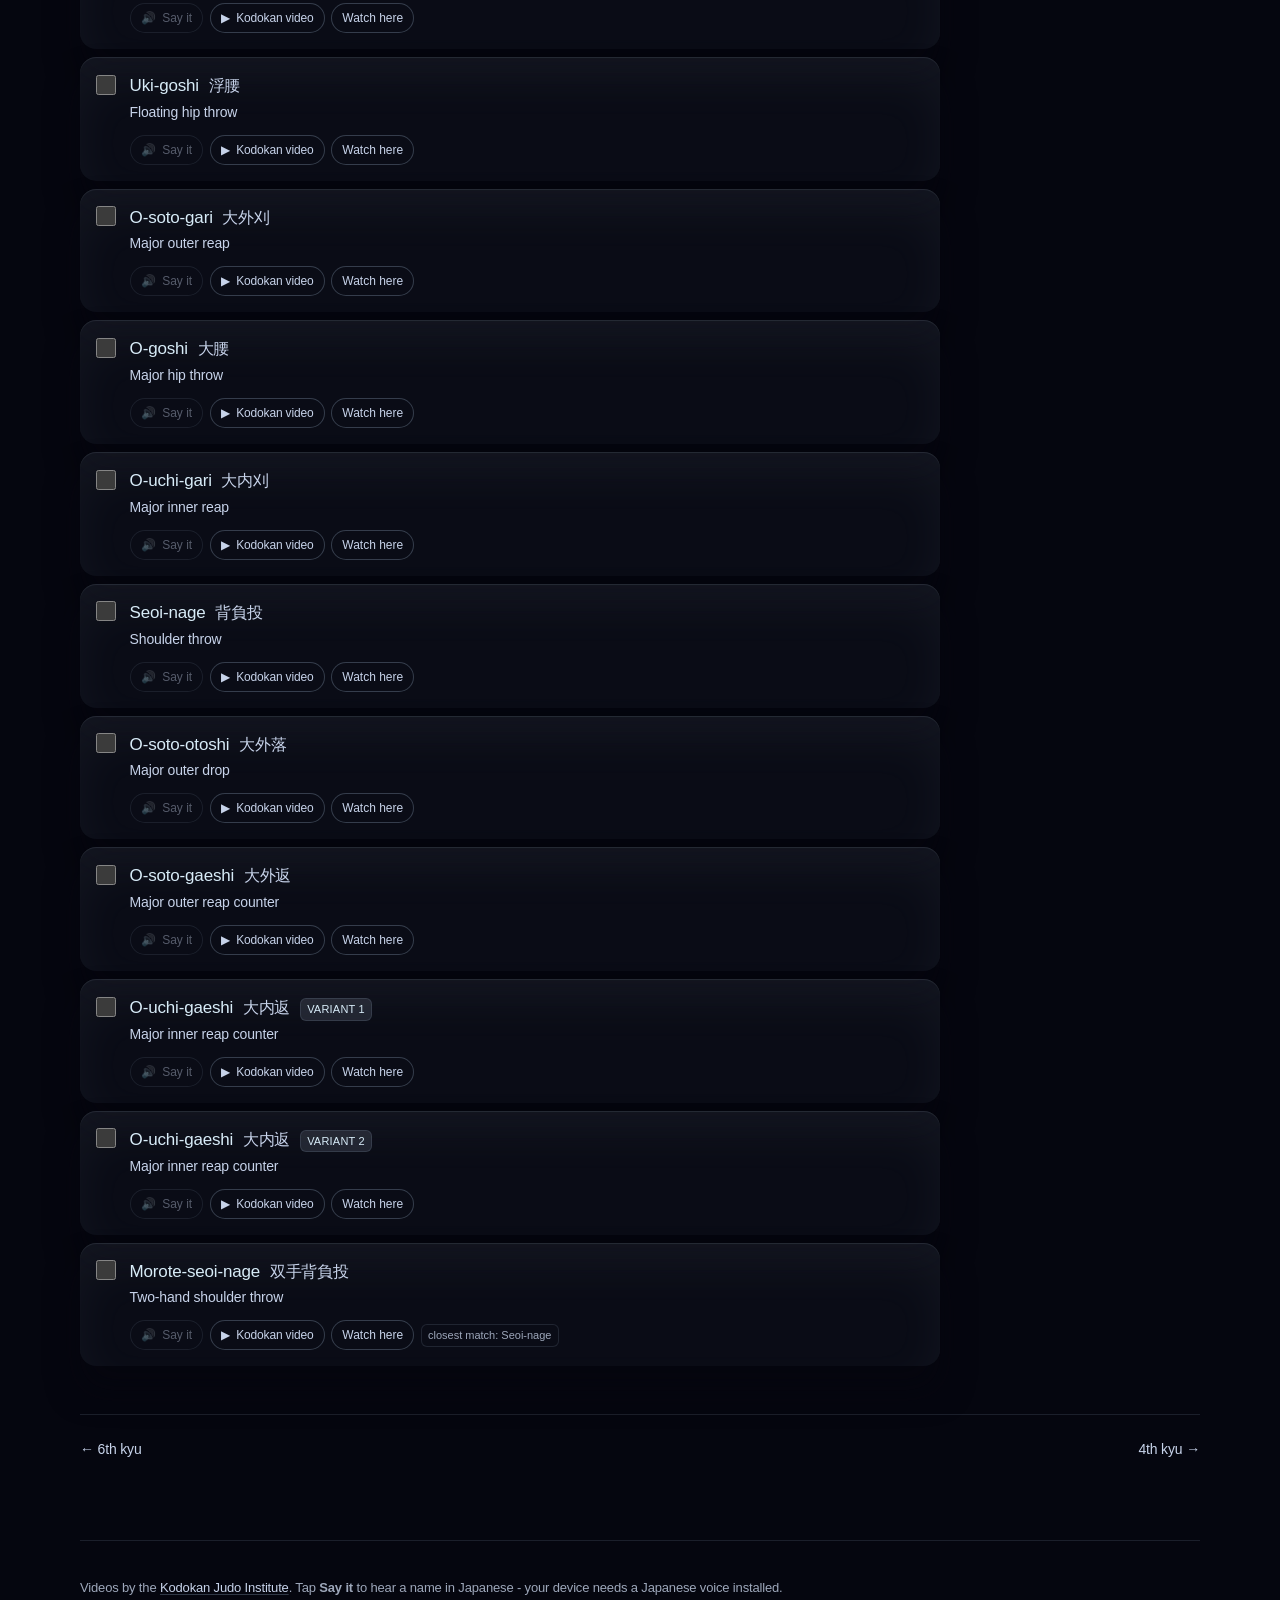
<file: 5-kyu.html>
<!DOCTYPE html>
<html lang="en">
<head>
<meta charset="utf-8">
<meta name="viewport" content="width=device-width, initial-scale=1">
<title>5th kyu - Yellow belt - JC Dojo Kyiv Kyu Guide</title>
<meta name="description" content="The 18 judo techniques required for the 5th kyu grading (yellow belt), with Kodokan videos and Japanese pronunciation.">
<meta name="color-scheme" content="dark">
<meta name="theme-color" content="#05060f">
<link rel="stylesheet" href="assets/css/style.css">
</head>
<body data-page="level" data-kyu="5">

<div class="wrap">
  <header class="site-header">
    <a class="brand" href="index.html">JC Dojo Kyiv Kyu Guide</a>
    <span class="spacer"></span>
    <a class="btn" href="glossary.html">Glossary</a>
  </header>

  <nav class="breadcrumb"><a href="index.html">All levels</a> &rsaquo; 5th kyu</nav>

  <p class="notice" data-storage-notice hidden></p>

  <section class="page-head" data-page-head style="--belt: #d8bd6a;">
    <p class="eyebrow is-start">Grading 2 of 6</p>
    <h1>5th kyu <span class="belt-chip">Yellow belt</span></h1>
    <p class="sub">18 techniques across Osaekomi-waza, Tachi-waza. Each one links to the Kodokan demonstration video.</p>
    <div class="progress" data-level-progress>
      <div class="progress-bar"><div class="progress-fill"></div></div>
      <div class="progress-label"></div>
    </div>
  </section>

  <div class="toolbar">
    <input class="search-input" type="search" data-search placeholder="Search techniques..." aria-label="Search techniques...">
    <label class="toggle">
      <input type="checkbox" data-unlearned>
      <span>Not learned only</span>
    </label>
    <button class="btn" type="button" data-reset-level>Reset</button>
  </div>

  <p class="empty" data-empty hidden>Nothing matches your filters.</p>

  <div data-groups></div>

  <nav class="level-nav">
    <a href="6-kyu.html">&larr; 6th kyu</a>
    <a href="4-kyu.html">4th kyu &rarr;</a>
  </nav>
</div>

<footer class="site-footer">
  <div class="wrap">
    <p>
      Videos by the
      <a href="https://www.youtube.com/@kodokanjudoinstitute" target="_blank" rel="noopener noreferrer">Kodokan Judo Institute</a>.
      Tap <strong>Say it</strong> to hear a name in Japanese - your device needs a Japanese voice installed.
    </p>
  </div>
</footer>

<script src="data/techniques.js"></script>
<script src="data/vocabulary.js"></script>
<script src="assets/js/store.js"></script>
<script src="assets/js/speech.js"></script>
<script src="assets/js/render.js"></script>
<script src="assets/js/app.js"></script>
</body>
</html>
</file>
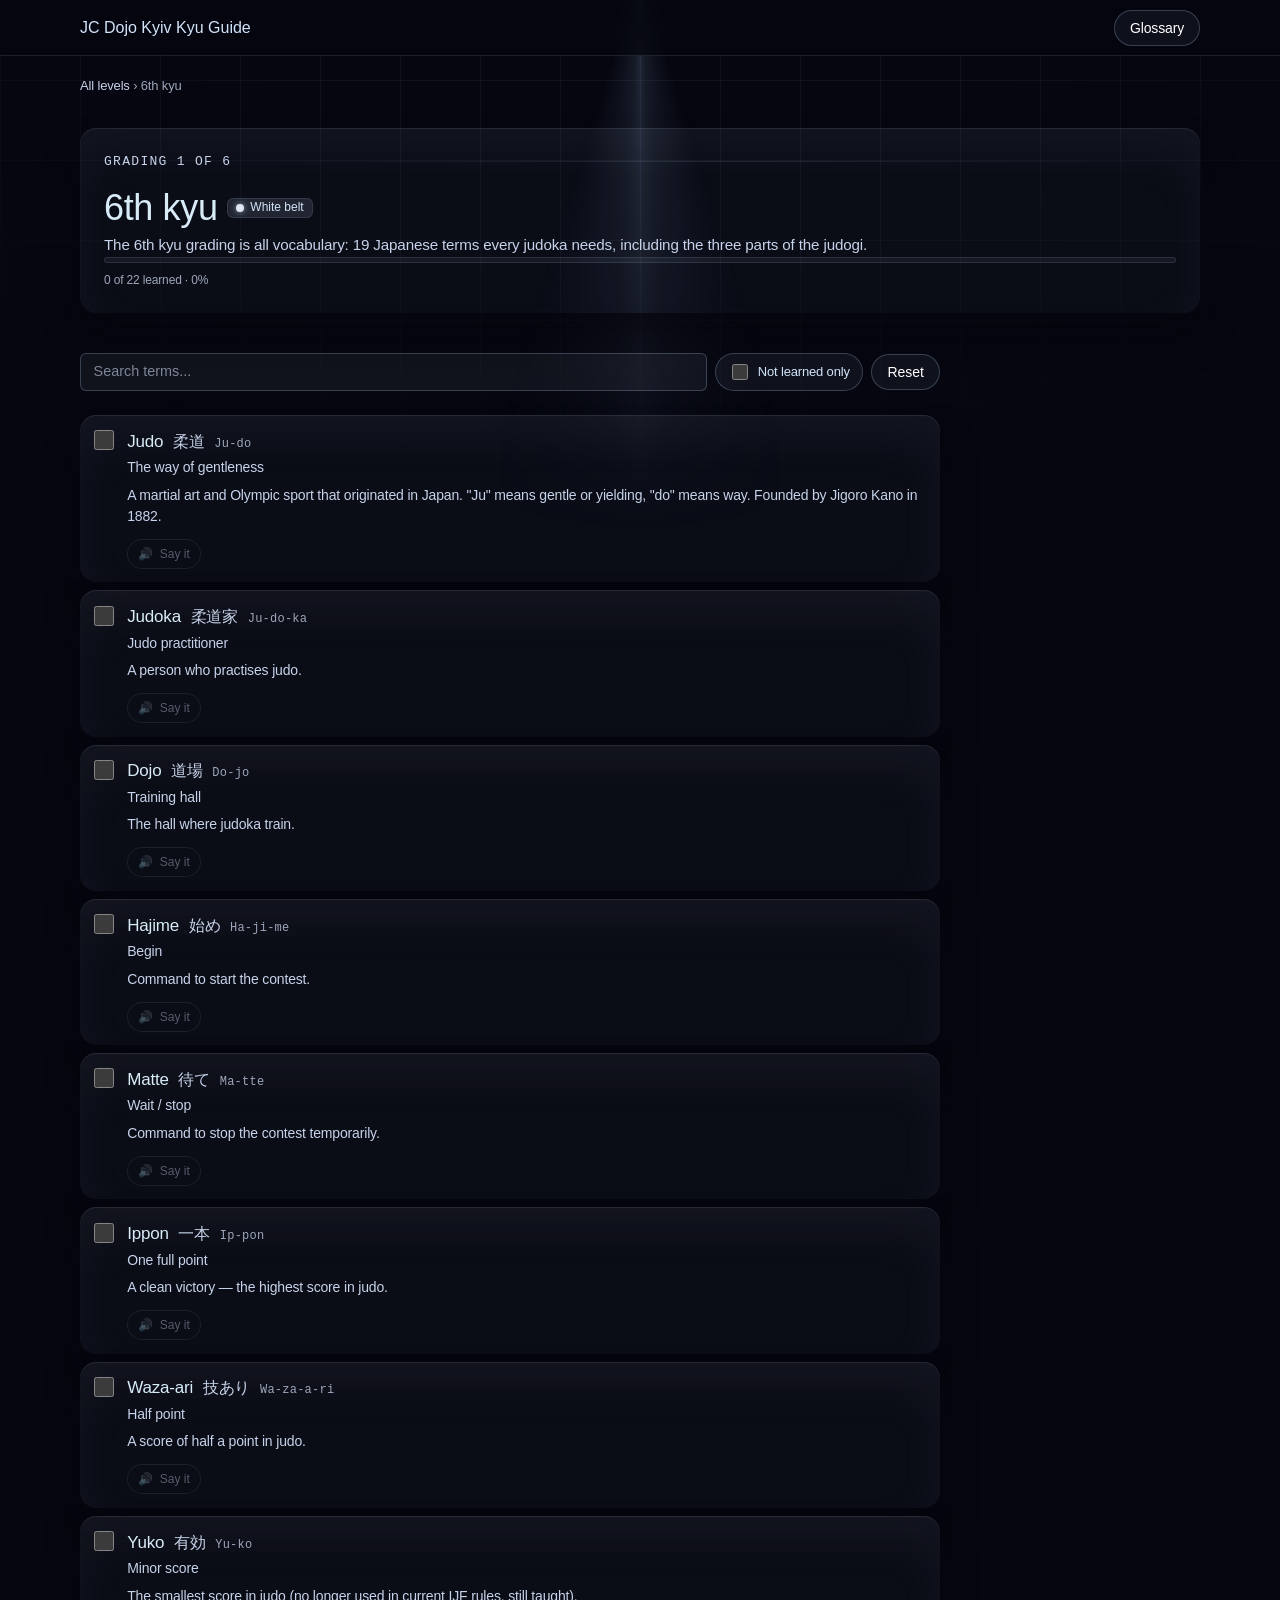
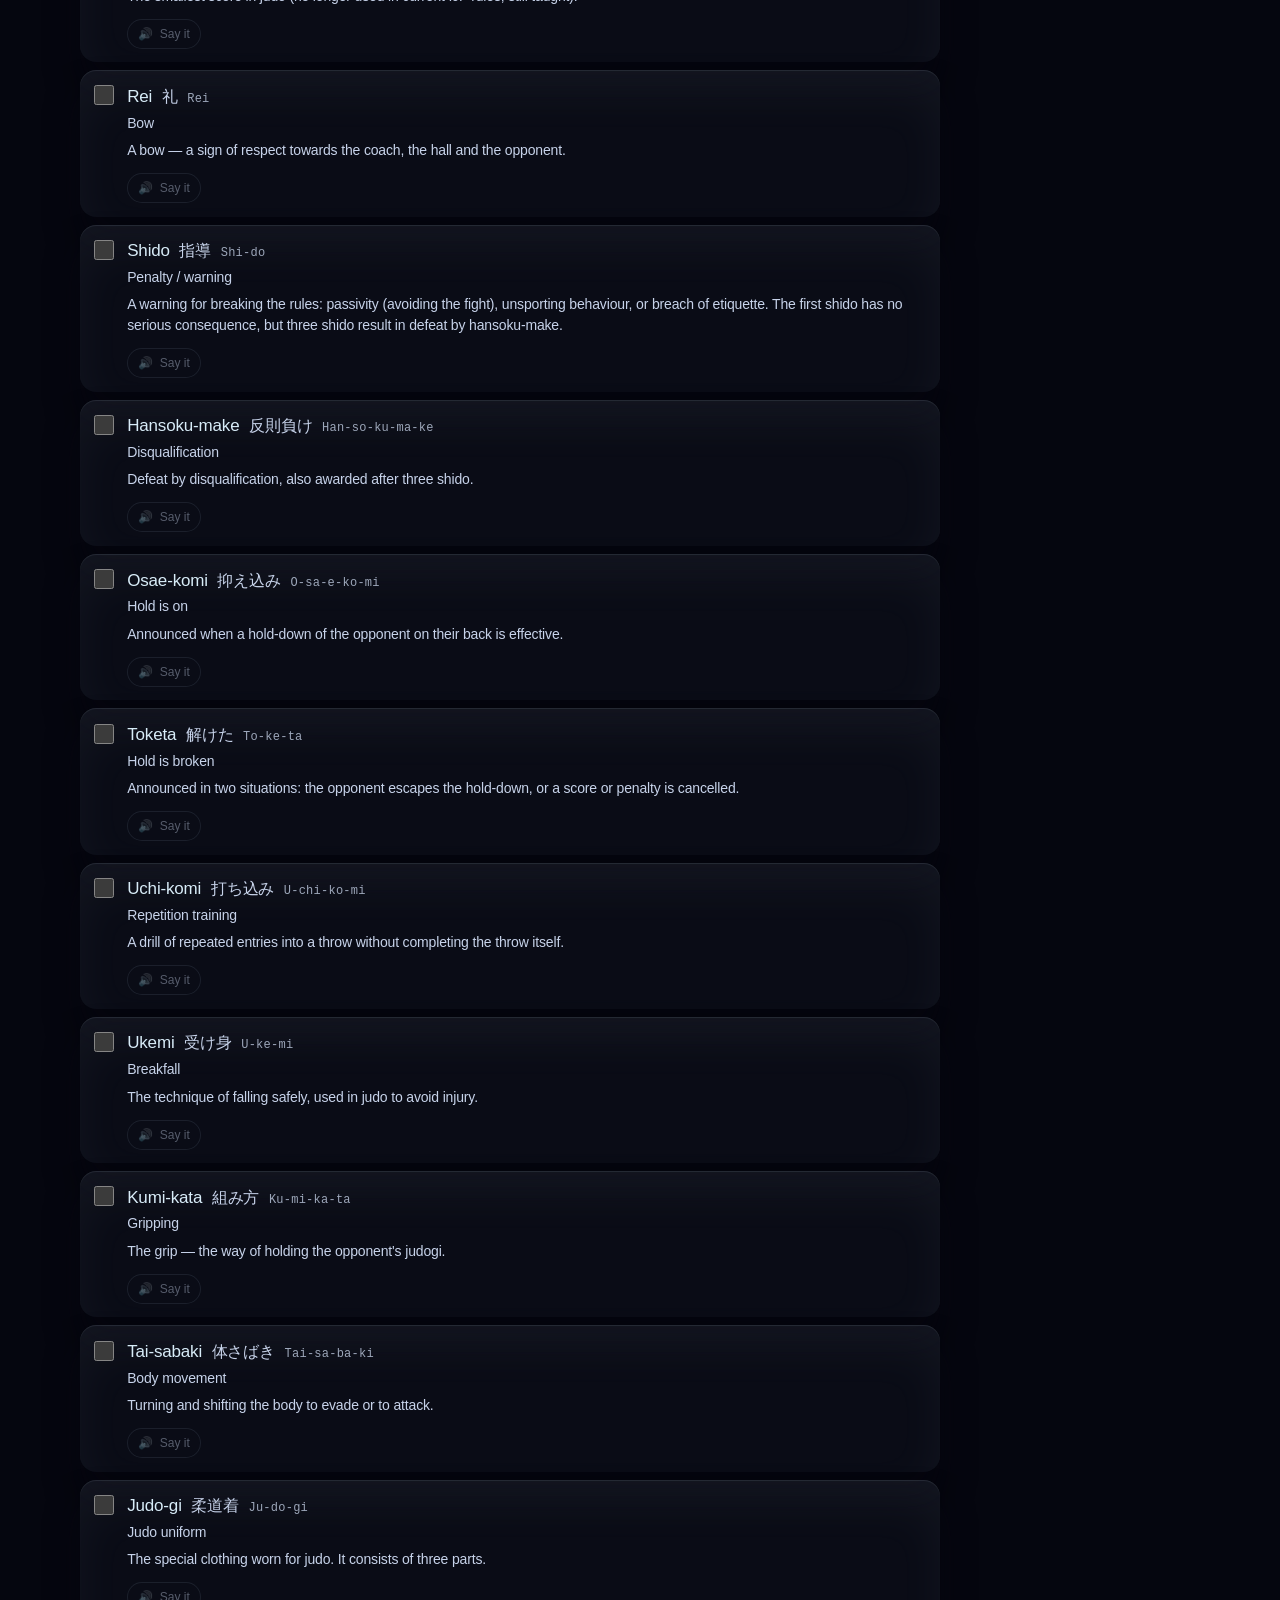
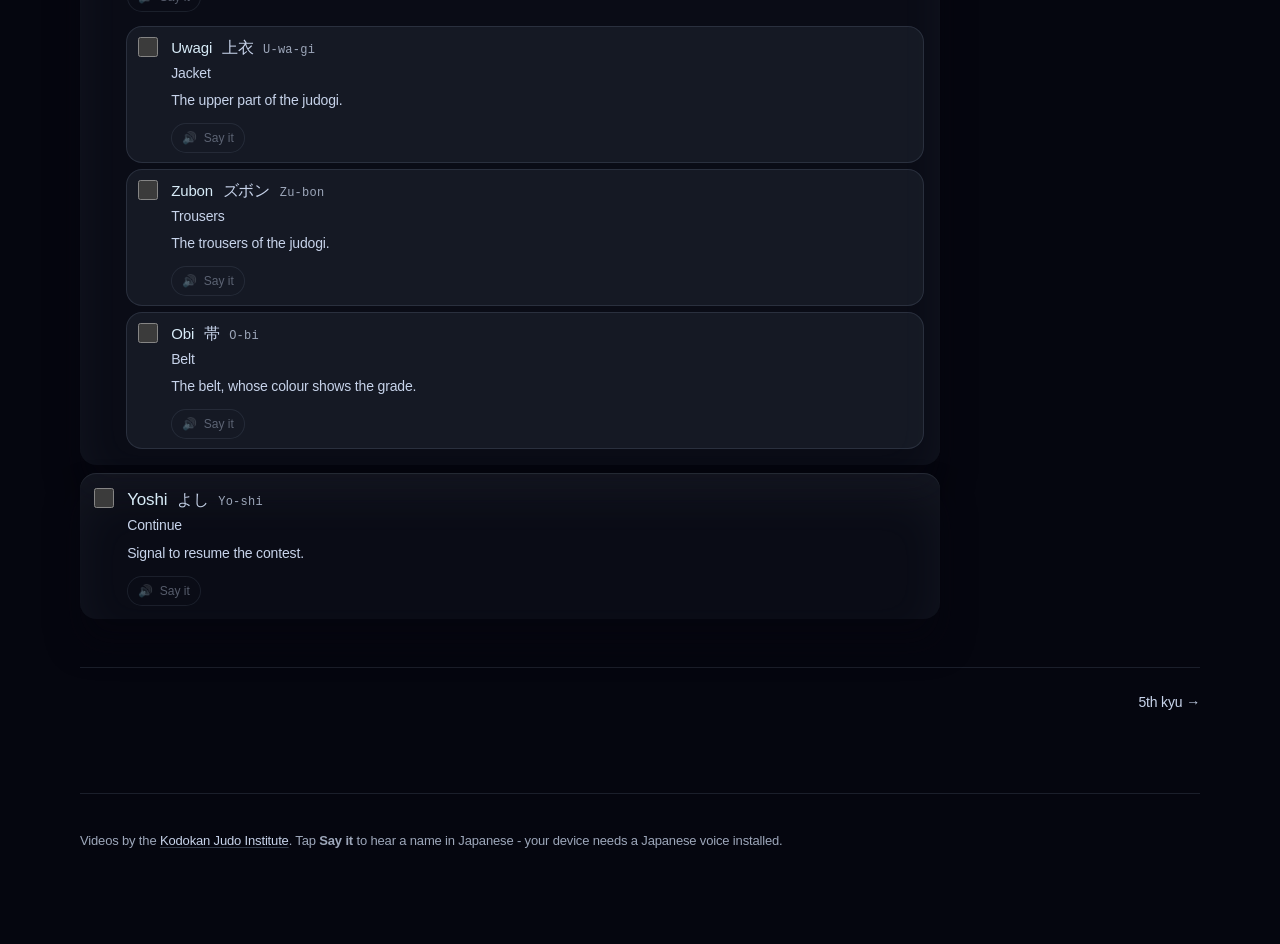
<file: 6-kyu.html>
<!DOCTYPE html>
<html lang="en">
<head>
<meta charset="utf-8">
<meta name="viewport" content="width=device-width, initial-scale=1">
<title>6th kyu - White belt - JC Dojo Kyiv Kyu Guide</title>
<meta name="description" content="The 19 Japanese judo terms required for the 6th kyu grading (white belt), with meanings and Japanese pronunciation.">
<meta name="color-scheme" content="dark">
<meta name="theme-color" content="#05060f">
<link rel="stylesheet" href="assets/css/style.css">
</head>
<body data-page="level" data-kyu="6">

<div class="wrap">
  <header class="site-header">
    <a class="brand" href="index.html">JC Dojo Kyiv Kyu Guide</a>
    <span class="spacer"></span>
    <a class="btn" href="glossary.html">Glossary</a>
  </header>

  <nav class="breadcrumb"><a href="index.html">All levels</a> &rsaquo; 6th kyu</nav>

  <p class="notice" data-storage-notice hidden></p>

  <section class="page-head" data-page-head style="--belt: #dfe7f2;">
    <p class="eyebrow is-start">Grading 1 of 6</p>
    <h1>6th kyu <span class="belt-chip">White belt</span></h1>
    <p class="sub">The 6th kyu grading is all vocabulary: 19 Japanese terms every judoka needs, including the three parts of the judogi.</p>
    <div class="progress" data-level-progress>
      <div class="progress-bar"><div class="progress-fill"></div></div>
      <div class="progress-label"></div>
    </div>
  </section>

  <div class="toolbar">
    <input class="search-input" type="search" data-search placeholder="Search terms..." aria-label="Search terms...">
    <label class="toggle">
      <input type="checkbox" data-unlearned>
      <span>Not learned only</span>
    </label>
    <button class="btn" type="button" data-reset-level>Reset</button>
  </div>

  <p class="empty" data-empty hidden>Nothing matches your filters.</p>

  <ul class="tech-list" data-terms></ul>

  <nav class="level-nav">
    <span></span>
    <a href="5-kyu.html">5th kyu &rarr;</a>
  </nav>
</div>

<footer class="site-footer">
  <div class="wrap">
    <p>
      Videos by the
      <a href="https://www.youtube.com/@kodokanjudoinstitute" target="_blank" rel="noopener noreferrer">Kodokan Judo Institute</a>.
      Tap <strong>Say it</strong> to hear a name in Japanese - your device needs a Japanese voice installed.
    </p>
  </div>
</footer>

<script src="data/techniques.js"></script>
<script src="data/vocabulary.js"></script>
<script src="assets/js/store.js"></script>
<script src="assets/js/speech.js"></script>
<script src="assets/js/render.js"></script>
<script src="assets/js/app.js"></script>
</body>
</html>
</file>
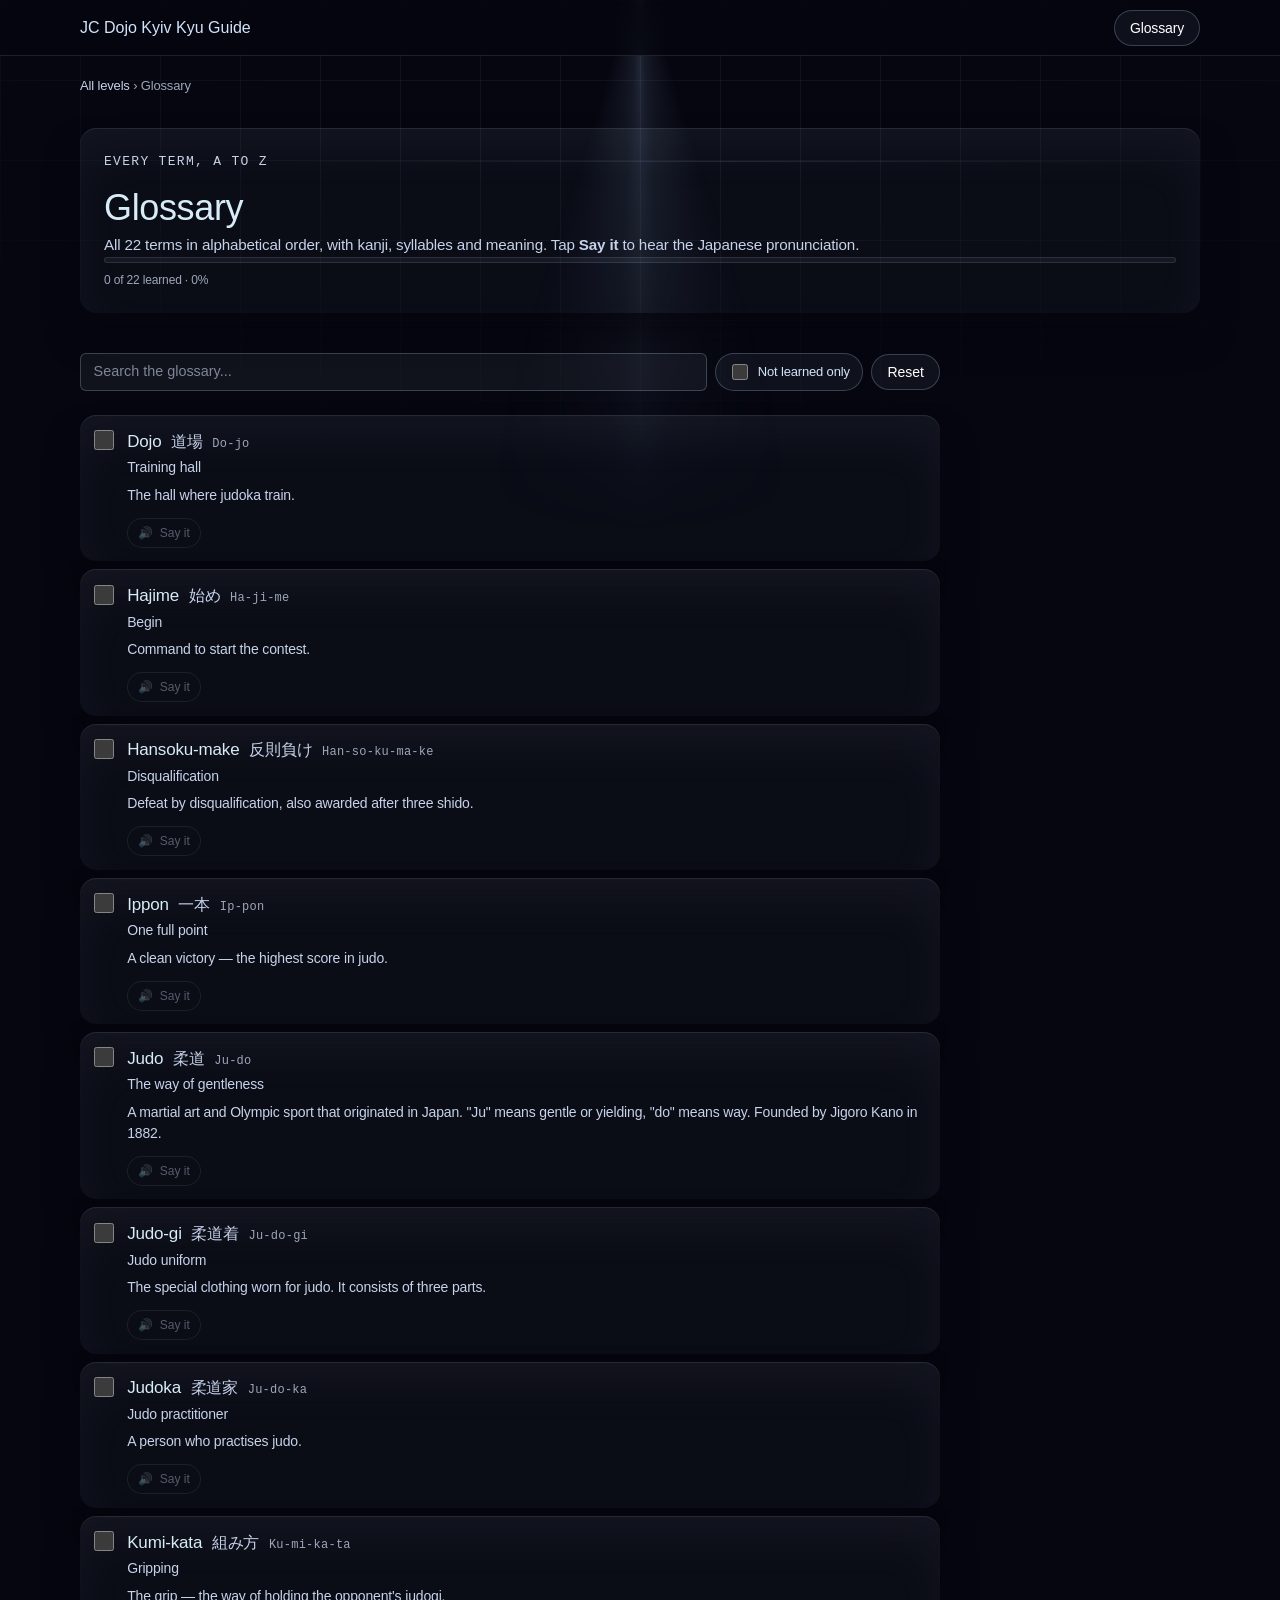
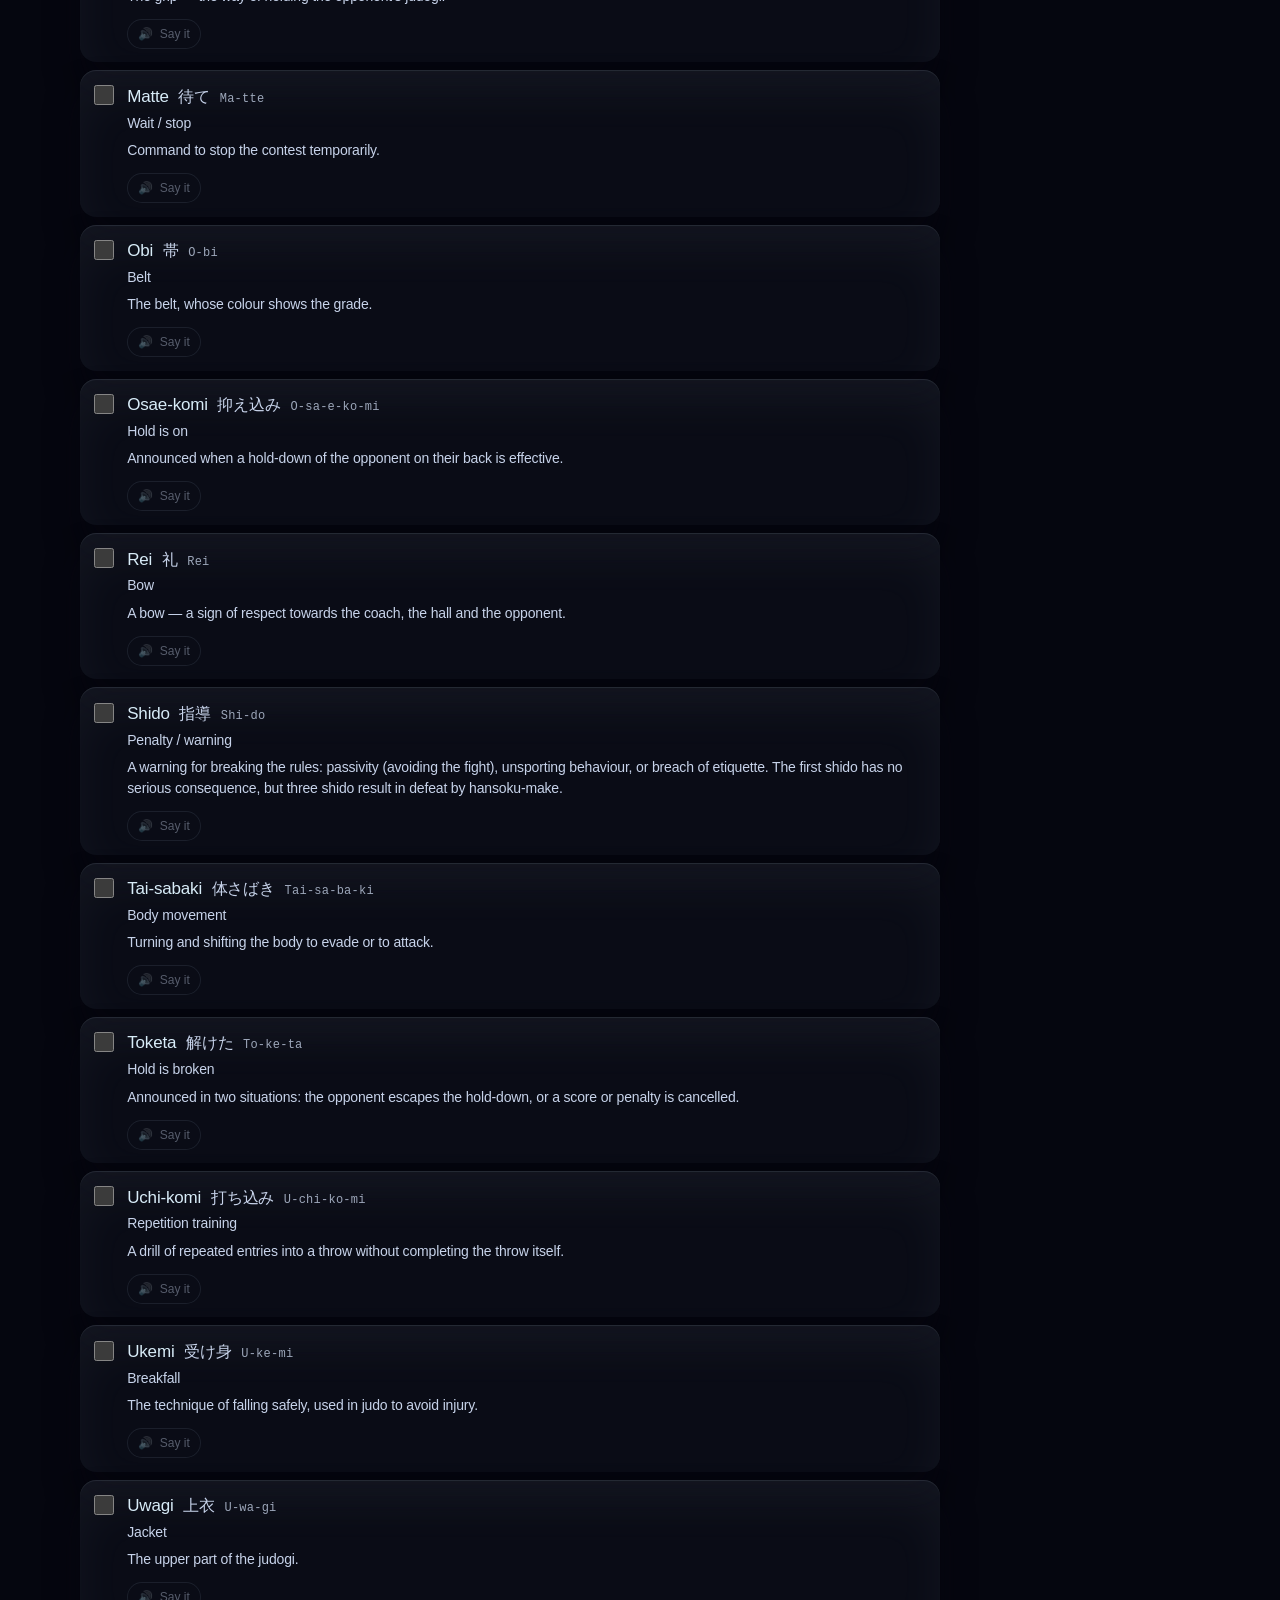
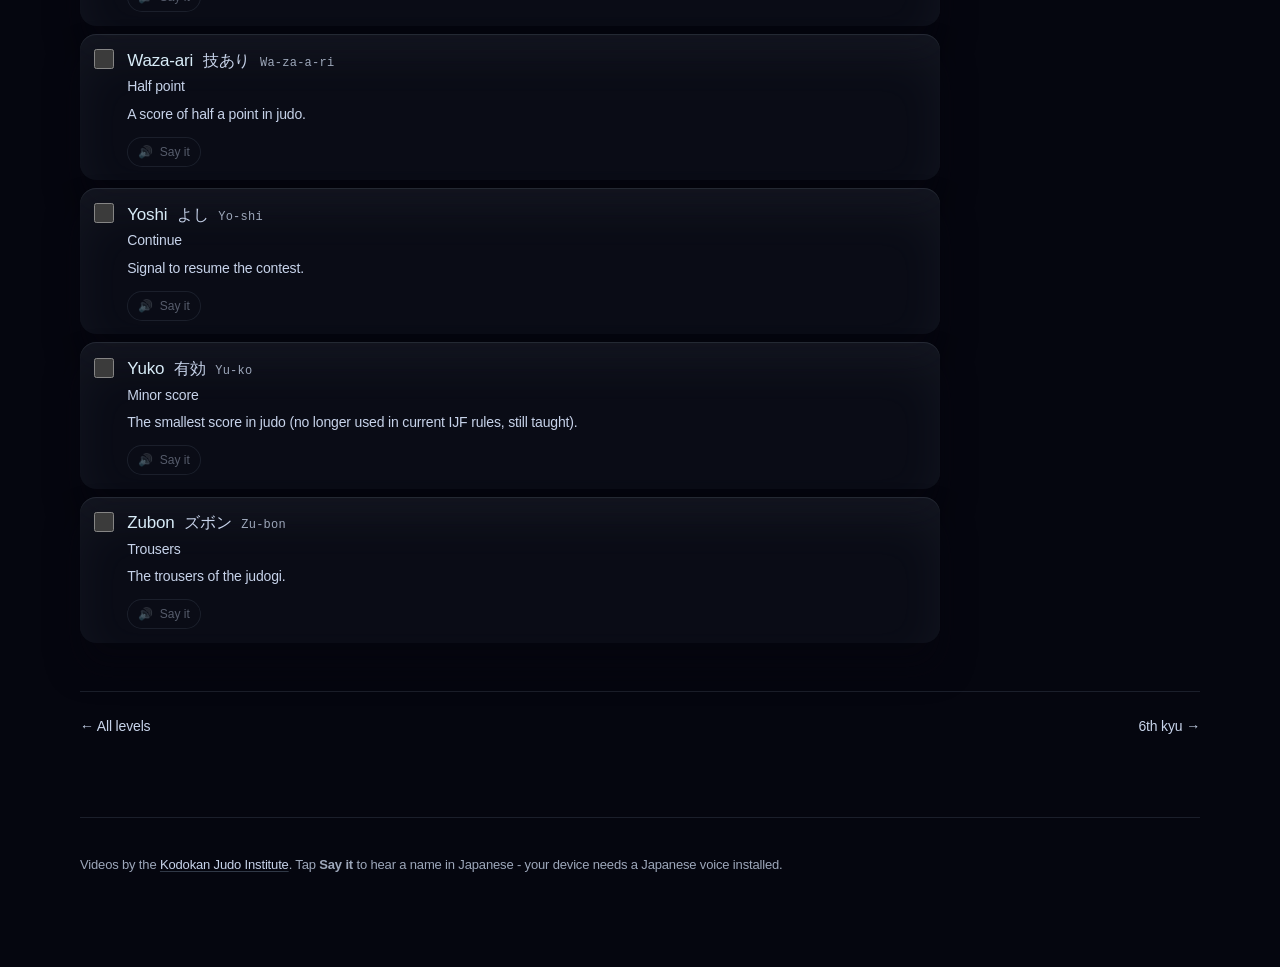
<file: glossary.html>
<!DOCTYPE html>
<html lang="en">
<head>
<meta charset="utf-8">
<meta name="viewport" content="width=device-width, initial-scale=1">
<title>Glossary - every judo term - JC Dojo Kyiv Kyu Guide</title>
<meta name="description" content="Every Japanese judo term used across the kyu gradings, in alphabetical order, with kanji, meaning and pronunciation.">
<meta name="color-scheme" content="dark">
<meta name="theme-color" content="#05060f">
<link rel="stylesheet" href="assets/css/style.css">
</head>
<body data-page="glossary">

<div class="wrap">
  <header class="site-header">
    <a class="brand" href="index.html">JC Dojo Kyiv Kyu Guide</a>
    <span class="spacer"></span>
    <a class="btn" href="glossary.html">Glossary</a>
  </header>

  <nav class="breadcrumb"><a href="index.html">All levels</a> &rsaquo; Glossary</nav>

  <p class="notice" data-storage-notice hidden></p>

  <section class="page-head" data-page-head style="--belt: #c7d3ea;">
    <p class="eyebrow is-start">Every term, A to Z</p>
    <h1>Glossary</h1>
    <p class="sub">All 22 terms in alphabetical order, with kanji, syllables and meaning. Tap <strong>Say it</strong> to hear the Japanese pronunciation.</p>
    <div class="progress" data-level-progress>
      <div class="progress-bar"><div class="progress-fill"></div></div>
      <div class="progress-label"></div>
    </div>
  </section>

  <div class="toolbar">
    <input class="search-input" type="search" data-search placeholder="Search the glossary..." aria-label="Search the glossary...">
    <label class="toggle">
      <input type="checkbox" data-unlearned>
      <span>Not learned only</span>
    </label>
    <button class="btn" type="button" data-reset-level>Reset</button>
  </div>

  <p class="empty" data-empty hidden>Nothing matches your filters.</p>

  <ul class="tech-list" data-glossary></ul>

  <nav class="level-nav">
    <a href="index.html">&larr; All levels</a>
    <a href="6-kyu.html">6th kyu &rarr;</a>
  </nav>
</div>

<footer class="site-footer">
  <div class="wrap">
    <p>
      Videos by the
      <a href="https://www.youtube.com/@kodokanjudoinstitute" target="_blank" rel="noopener noreferrer">Kodokan Judo Institute</a>.
      Tap <strong>Say it</strong> to hear a name in Japanese - your device needs a Japanese voice installed.
    </p>
  </div>
</footer>

<script src="data/techniques.js"></script>
<script src="data/vocabulary.js"></script>
<script src="assets/js/store.js"></script>
<script src="assets/js/speech.js"></script>
<script src="assets/js/render.js"></script>
<script src="assets/js/app.js"></script>
</body>
</html>
</file>
<file: assets/css/style.css>
/* JC Dojo Kyiv Kyu Guide - single stylesheet, no build step, no frameworks.

   Design language: "frosted glass cathedral at midnight" (see design.md).
   Dark-only by design - there is no light theme and no prefers-color-scheme
   branch, so every token below is the single source of truth.

   Two rules carry most of the look:
     1. Borders are never solid strokes - they are `inset 0 0 0 1px` shadows of
        frosted blue-white, so edges glow instead of cutting.
     2. Elevation is inset highlight + inset glow + cool drop, never a plain
        drop-shadow. */

:root {
  /* --------------------------------------------------------- design tokens */
  --color-midnight-canvas: #05060f;
  --color-fog-veil: #9da7ba;
  --color-moon-mist: #c7d3ea;
  --color-frost-glow: #d1e4fa;
  --color-ice-highlight: #d8ecf8;
  --color-pure-white: #ffffff;
  --color-void-violet: #663af3;
  --gradient-skywash: linear-gradient(180deg, #d8ecf8 0%, #98c0ef 100%);

  /* Hairlines. 0.12 is the ambient edge; interactive controls step up to 0.24
     so their outline clears the WCAG 3:1 floor for UI components. */
  --edge: rgba(186, 215, 247, 0.12);
  --edge-strong: rgba(186, 215, 247, 0.24);
  --hairline: inset 0 0 0 1px var(--edge);
  --hairline-strong: inset 0 0 0 1px var(--edge-strong);

  /* Translucent surfaces, brightest last. */
  --surface-glass: rgba(186, 214, 247, 0.03);
  --surface-wash: rgba(186, 214, 247, 0.06);
  --surface-wash-hi: rgba(186, 214, 247, 0.12);
  --surface-deep: rgba(5, 6, 15, 0.72);

  /* --------------------------------------------------------------- aliases */
  --bg: var(--color-midnight-canvas);
  --text: var(--color-frost-glow);
  --text-head: var(--color-ice-highlight);
  --text-dim: var(--color-moon-mist);
  --text-faint: var(--color-fog-veil);
  --accent: var(--color-void-violet);
  --accent-text: var(--color-pure-white);

  /* ------------------------------------------------------------- elevation */
  --glow-sm: 0 0 6px rgba(186, 207, 247, 0.32);
  --lift-card: inset 0 1px 1px rgba(199, 211, 234, 0.12),
    inset 0 24px 48px rgba(199, 211, 234, 0.05),
    0 24px 32px rgba(6, 6, 14, 0.7);
  --lift-modal: inset 0 1px 1px rgba(216, 236, 248, 0.2),
    inset 0 24px 48px rgba(168, 216, 245, 0.06),
    0 16px 32px rgba(0, 0, 0, 0.3);

  /* ------------------------------------------------------------ typography */
  --font-ui: -apple-system, BlinkMacSystemFont, "Segoe UI", Roboto,
    "Helvetica Neue", Arial, sans-serif;
  /* Avenir Next at weight 500 gives the wide, calm display presence the system
     asks for; it degrades to Segoe UI / Roboto elsewhere without reflowing. */
  --font-display: "Avenir Next", Avenir, "Segoe UI Variable Display", "Segoe UI",
    "Helvetica Neue", -apple-system, sans-serif;
  --font-eyebrow: ui-monospace, SFMono-Regular, Menlo, Consolas,
    "Liberation Mono", monospace;
  /* Explicit Japanese stack: without it macOS can pick Hiragino Sans GB, which
     renders Simplified Chinese glyph forms for shared kanji. */
  --font-ja: "Hiragino Sans", "Hiragino Kaku Gothic ProN", "Yu Gothic Medium",
    "Yu Gothic", "Noto Sans JP", "MS Gothic", sans-serif;

  /* ---------------------------------------------------------------- shapes */
  --radius-card: 16px;
  --radius-input: 6px;
  --radius-pill: 999px;
  --maxw: 1120px;
  --maxw-read: 860px;
  --header-h: 56px;

  /* Overridden per level by the belt colour. Only the hue is needed: the belt is
     never used as a fill, so it has no paired foreground colour. */
  --belt: var(--color-moon-mist);
}

/* ============================================================ foundations */

*,
*::before,
*::after {
  box-sizing: border-box;
}

/* The canvas colour lives on <html>, never on <body>. The ambient layers below
   are body::before / body::after with a negative z-index, and those paint above
   the root background but *underneath* any background on body itself - body has
   no stacking context of its own, so an opaque body background would hide them
   completely. */
html {
  -webkit-text-size-adjust: 100%;
  background: var(--bg);
}

body {
  margin: 0;
  padding: 0 1rem 5rem;
  color: var(--text);
  font: 400 16px/1.5 var(--font-ui);
  letter-spacing: -0.01em;
  min-height: 100vh;
  position: relative;
}

/* Ambient blueprint grid - fixed, so it never scrolls with the content. */
body::before {
  content: "";
  position: fixed;
  inset: 0;
  z-index: -2;
  pointer-events: none;
  background-image: repeating-linear-gradient(
      to right,
      rgba(186, 215, 247, 0.06) 0 1px,
      transparent 1px 80px
    ),
    repeating-linear-gradient(
      to bottom,
      rgba(186, 215, 247, 0.06) 0 1px,
      transparent 1px 80px
    );
  -webkit-mask-image: radial-gradient(ellipse 100% 70% at 50% 0%, #000 30%, transparent 75%);
  mask-image: radial-gradient(ellipse 100% 70% at 50% 0%, #000 30%, transparent 75%);
}

/* Conic spotlight halo anchoring the top of the page. */
body::after {
  content: "";
  position: fixed;
  /* Pinned to both edges instead of a 160vw box centred with translateX: a
     fixed element wider than the viewport enlarges the scrollable overflow
     area, which produced a horizontal scrollbar on narrow screens. The conic
     gradient is already centred by `at 50% -5%`, so no extra width is needed. */
  top: 0;
  left: 0;
  right: 0;
  height: 70vh;
  z-index: -1;
  pointer-events: none;
  opacity: 0.55;
  background: conic-gradient(
    at 50% -5%,
    transparent 45%,
    rgba(124, 145, 182, 0.3) 49%,
    rgba(124, 145, 182, 0.5) 50%,
    rgba(124, 145, 182, 0.3) 51%,
    transparent 55%
  );
  /* Without this the beam ends on a hard horizontal line and visibly brightens
     whatever card it lands on; fade it out well before the content starts. */
  -webkit-mask-image: linear-gradient(to bottom, #000 0%, transparent 85%);
  mask-image: linear-gradient(to bottom, #000 0%, transparent 85%);
}

.wrap {
  max-width: var(--maxw);
  margin: 0 auto;
}

a {
  color: var(--text);
  text-decoration-color: var(--edge-strong);
  text-underline-offset: 2px;
}

a:hover {
  color: var(--color-ice-highlight);
  text-decoration-color: currentColor;
}

:focus-visible {
  outline: 2px solid var(--accent);
  outline-offset: 2px;
  border-radius: 4px;
}

[lang="ja"] {
  font-family: var(--font-ja);
}

/* ================================================================= header */

.site-header {
  position: sticky;
  top: 0;
  z-index: 20;
  display: flex;
  align-items: center;
  gap: 0.75rem;
  max-width: var(--maxw);
  margin: 0 auto;
  /* Fixed height so the full-bleed bar below can match it exactly. */
  height: var(--header-h);
}

/* The frosted bar is a separate fixed layer rather than an absolute one bleeding
   to -50vw: an absolute element wider than the viewport adds a horizontal
   scrollbar, and `overflow-x: hidden` on html/body would break position:sticky.
   The header is always the first element on the page, so top:0 lines up. */
.site-header::before {
  content: "";
  position: fixed;
  top: 0;
  left: 0;
  right: 0;
  height: var(--header-h);
  z-index: -1;
  background: var(--surface-deep);
  -webkit-backdrop-filter: blur(12px);
  backdrop-filter: blur(12px);
  box-shadow: inset 0 -1px 0 var(--edge);
}

.site-header h1,
.site-header .brand {
  margin: 0;
  font-family: var(--font-display);
  font-size: 1rem;
  font-weight: 500;
  letter-spacing: 0;
  color: var(--text);
  text-decoration: none;
  white-space: nowrap;
}

.site-header .brand:hover {
  color: var(--color-ice-highlight);
}

.site-header .spacer {
  flex: 1;
}

/* ================================================================ buttons */

/* Every interactive pill shares this shape: 999px radius, frost wash fill and
   a 1px inset hairline instead of a border. */
.btn,
.act,
.toggle {
  display: inline-flex;
  align-items: center;
  justify-content: center;
  gap: 0.4rem;
  border: 0;
  border-radius: var(--radius-pill);
  background: var(--surface-wash);
  box-shadow: var(--hairline-strong);
  color: var(--color-pure-white);
  font-family: inherit;
  cursor: pointer;
  transition: background-color 0.15s ease, box-shadow 0.15s ease, color 0.15s ease;
}

.btn {
  min-height: 36px;
  padding: 0 1rem;
  font-size: 0.875rem;
  font-weight: 500;
  text-decoration: none;
}

.btn:hover,
.toggle:hover {
  background: var(--surface-wash-hi);
}

.btn-icon {
  min-width: 36px;
  padding: 0;
  font-size: 1rem;
}

/* ============================================================= eyebrow row */

/* All-caps section marker flanked by fading hairlines. */
.eyebrow {
  display: flex;
  align-items: center;
  gap: 1rem;
  margin: 0 0 1rem;
  font-family: var(--font-eyebrow);
  font-size: 0.8125rem;
  font-weight: 400;
  letter-spacing: 0.1em;
  text-transform: uppercase;
  color: var(--text-dim);
  font-feature-settings: "tnum" on;
}

.eyebrow::before,
.eyebrow::after {
  content: "";
  flex: 1;
  height: 1px;
  background: linear-gradient(90deg, transparent, var(--edge), transparent);
}

.eyebrow.is-start::before {
  display: none;
}

/* ============================================================== hero head */

.page-head {
  margin: 2rem 0 2.5rem;
  padding: 1.5rem;
  background: var(--surface-glass);
  border-radius: var(--radius-card);
  box-shadow: var(--lift-card);
}

.page-head.is-hero {
  margin: 3.5rem 0 3rem;
  padding: 0;
  background: none;
  box-shadow: none;
  text-align: center;
}

.page-head h1 {
  margin: 0 0 0.35rem;
  font-family: var(--font-display);
  font-size: clamp(1.6rem, 5vw, 2.25rem);
  font-weight: 500;
  line-height: 1.16;
  letter-spacing: -0.01em;
  color: var(--text-head);
  display: flex;
  flex-wrap: wrap;
  align-items: center;
  gap: 0.6rem;
}

/* The hero wordmark is the one place the Skywash gradient is allowed. */
.page-head.is-hero h1 {
  display: block;
  font-size: clamp(2.5rem, 11vw, 4.5rem);
  line-height: 1.1;
  margin: 0 0 1rem;
  background: var(--gradient-skywash);
  -webkit-background-clip: text;
  background-clip: text;
  -webkit-text-fill-color: transparent;
  color: transparent;
  padding-bottom: 0.1em;
}

.page-head .sub {
  margin: 0;
  color: var(--text-dim);
  font-size: 0.95rem;
  max-width: var(--maxw-read);
}

.page-head.is-hero .sub {
  margin: 0 auto;
  font-size: 1rem;
  max-width: 44rem;
}

.page-head.is-hero .progress {
  max-width: 30rem;
  margin: 2rem auto 0;
}

/* ================================================================== belts */

/* The belt colour is a signal, not a fill: a small dot plus the progress bar.
   Large tinted areas would fight the monochrome system. */
.belt-chip {
  display: inline-flex;
  align-items: center;
  gap: 0.4rem;
  padding: 0.2rem 0.55rem;
  border-radius: var(--radius-input);
  background: var(--surface-wash-hi);
  box-shadow: var(--hairline);
  color: var(--text);
  font-family: var(--font-ui);
  font-size: 0.75rem;
  font-weight: 500;
  letter-spacing: 0;
  white-space: nowrap;
}

.belt-chip::before {
  content: "";
  width: 8px;
  height: 8px;
  border-radius: 50%;
  background: var(--belt);
  box-shadow: 0 0 6px color-mix(in srgb, var(--belt) 60%, transparent);
  flex: none;
}

/* ============================================================= breadcrumb */

.breadcrumb {
  padding: 1.25rem 0 0;
  font-size: 0.8125rem;
  color: var(--text-faint);
}

.breadcrumb a {
  color: var(--text-dim);
  text-decoration: none;
}

.breadcrumb a:hover {
  color: var(--text-head);
  text-decoration: underline;
}

/* =============================================================== progress */

.progress-bar {
  height: 6px;
  background: rgba(199, 211, 234, 0.06);
  border-radius: var(--radius-pill);
  box-shadow: var(--hairline);
  overflow: hidden;
}

.progress-fill {
  height: 100%;
  width: 0;
  background: var(--belt);
  border-radius: var(--radius-pill);
  transition: width 0.3s ease, background-color 0.3s ease;
}

/* Completion is the one moment Void Violet appears. */
.progress-fill.is-complete {
  background: var(--accent);
  box-shadow: var(--glow-sm);
}

.progress-label {
  margin-top: 0.5rem;
  font-size: 0.75rem;
  color: var(--text-faint);
  font-variant-numeric: tabular-nums;
}

/* ============================================================ level cards */

.level-grid {
  display: grid;
  gap: 1rem;
  grid-template-columns: 1fr;
  list-style: none;
  margin: 0 0 3rem;
  padding: 0;
}

@media (min-width: 640px) {
  .level-grid {
    grid-template-columns: repeat(2, 1fr);
  }
}

@media (min-width: 960px) {
  .level-grid {
    grid-template-columns: repeat(3, 1fr);
  }
}

.level-card {
  position: relative;
  display: block;
  height: 100%;
  padding: 1.25rem;
  background: var(--surface-glass);
  border-radius: var(--radius-card);
  box-shadow: var(--lift-card);
  color: inherit;
  text-decoration: none;
  overflow: hidden;
  transition: transform 0.2s ease, box-shadow 0.2s ease;
}

/* Belt-tinted top hairline - the only chromatic edge on the card. */
.level-card::before {
  content: "";
  position: absolute;
  top: 0;
  left: 1.25rem;
  right: 1.25rem;
  height: 1px;
  background: linear-gradient(90deg, transparent, var(--belt), transparent);
  opacity: 0.6;
}

.level-card:hover {
  transform: translateY(-3px);
  box-shadow: var(--lift-modal);
}

.level-card .top {
  display: flex;
  flex-wrap: wrap;
  align-items: center;
  gap: 0.5rem;
  margin-bottom: 0.5rem;
}

.level-card h2 {
  margin: 0;
  font-family: var(--font-display);
  font-size: 1.25rem;
  font-weight: 500;
  letter-spacing: -0.01em;
  color: var(--text-head);
}

.level-card .meta {
  margin: 0 0 1rem;
  color: var(--text-dim);
  font-size: 0.875rem;
}

.level-card .done-mark {
  margin-left: auto;
  color: var(--accent-text);
  background: var(--accent);
  border-radius: var(--radius-pill);
  padding: 0.1rem 0.5rem;
  font-size: 0.7rem;
  font-weight: 600;
  white-space: nowrap;
}

/* ================================================================ toolbar */

.toolbar {
  display: flex;
  flex-wrap: wrap;
  gap: 0.5rem;
  align-items: center;
  margin-bottom: 1.5rem;
  max-width: var(--maxw-read);
}

.search-input {
  flex: 1 1 12rem;
  min-height: 38px;
  padding: 0 0.85rem;
  border: 0;
  border-radius: var(--radius-input);
  background: rgba(199, 211, 234, 0.06);
  box-shadow: var(--hairline-strong);
  color: var(--color-pure-white);
  font: inherit;
  font-size: 0.9rem;
  transition: box-shadow 0.15s ease;
}

.search-input::placeholder {
  color: var(--text-dim);
  opacity: 0.6;
}

.search-input:focus {
  outline: none;
  box-shadow: inset 0 0 0 1px rgba(186, 215, 247, 0.4);
}

.toggle {
  min-height: 38px;
  padding: 0 0.85rem;
  font-size: 0.8125rem;
  color: var(--text);
  user-select: none;
  white-space: nowrap;
}

.toggle input {
  accent-color: var(--accent);
  cursor: pointer;
  width: 16px;
  height: 16px;
}

/* ================================================================= groups */

.group {
  margin-bottom: 3rem;
  max-width: var(--maxw-read);
}

.group[hidden] {
  display: none;
}

/* The group heading uses the eyebrow pattern: tracked caps between hairlines. */
.group-head {
  margin: 0 0 1rem;
}

.group-head h2 {
  display: flex;
  align-items: center;
  gap: 0.75rem;
  margin: 0 0 0.4rem;
  font-family: var(--font-eyebrow);
  font-size: 0.8125rem;
  font-weight: 400;
  letter-spacing: 0.1em;
  text-transform: uppercase;
  color: var(--text-dim);
}

.group-head h2::after {
  content: "";
  flex: 1;
  height: 1px;
  background: linear-gradient(90deg, var(--edge), transparent);
}

.group-head .jp {
  font-family: var(--font-ja);
  font-size: 0.875rem;
  letter-spacing: 0;
  text-transform: none;
  color: var(--text-faint);
}

.group-head .en {
  display: block;
  color: var(--text-faint);
  font-size: 0.8125rem;
}

.group-head .parent {
  color: var(--text-faint);
  opacity: 0.75;
}

/* =========================================================== technique row */

.tech-list {
  list-style: none;
  margin: 0;
  padding: 0;
  display: grid;
  gap: 0.5rem;
  max-width: var(--maxw-read);
}

.tech {
  background: var(--surface-glass);
  border-radius: var(--radius-card);
  box-shadow: var(--lift-card);
  overflow: hidden;
  transition: box-shadow 0.2s ease;
}

/* Learned rows step back: violet hairline, dimmed title, no extra fill. */
.tech.is-done {
  background: rgba(102, 58, 243, 0.05);
  box-shadow: inset 0 0 0 1px rgba(102, 58, 243, 0.45),
    inset 0 1px 1px rgba(216, 236, 248, 0.12);
}

.tech[hidden] {
  display: none;
}

.tech-main {
  display: flex;
  align-items: flex-start;
  gap: 0.85rem;
  padding: 1rem;
}

.tech-check {
  flex: none;
  width: 20px;
  height: 20px;
  margin: 0.1rem 0 0;
  accent-color: var(--accent);
  cursor: pointer;
}

.tech-body {
  flex: 1;
  min-width: 0;
}

.tech-name {
  display: flex;
  flex-wrap: wrap;
  align-items: baseline;
  gap: 0.4rem 0.6rem;
}

.tech-romaji {
  font-family: var(--font-display);
  font-weight: 500;
  font-size: 1.0625rem;
  letter-spacing: -0.01em;
  color: var(--text-head);
  cursor: pointer;
}

.tech.is-done .tech-romaji {
  color: var(--text-faint);
  text-decoration: line-through;
  text-decoration-thickness: 1px;
  text-decoration-color: var(--accent);
}

.tech-kanji {
  font-size: 1rem;
  color: var(--text-dim);
}

.tech-en {
  display: block;
  margin-top: 0.2rem;
  color: var(--text-dim);
  font-size: 0.875rem;
}

.tech-aka {
  display: block;
  margin-top: 0.2rem;
  color: var(--text-faint);
  font-size: 0.8125rem;
}

/* =========================================================== row actions */

.tech-actions {
  display: flex;
  flex-wrap: wrap;
  align-items: center;
  gap: 0.4rem;
  margin-top: 0.75rem;
}

.act {
  min-height: 30px;
  padding: 0 0.7rem;
  background: transparent;
  box-shadow: var(--hairline-strong);
  color: var(--text-dim);
  font-size: 0.75rem;
  font-weight: 500;
  text-decoration: none;
  white-space: nowrap;
}

.act:hover {
  background: var(--surface-wash);
  color: var(--color-pure-white);
}

.act.is-speaking {
  background: var(--accent);
  box-shadow: none;
  color: var(--accent-text);
}

.act[disabled] {
  opacity: 0.4;
  cursor: not-allowed;
}

.act[disabled]:hover {
  background: transparent;
  color: var(--text-dim);
}

/* ================================================================= badges */

.badge {
  display: inline-block;
  padding: 0.2rem 0.45rem;
  border-radius: var(--radius-input);
  background: rgba(199, 211, 234, 0.12);
  box-shadow: var(--hairline);
  color: var(--color-frost-glow);
  font-size: 0.6875rem;
  font-weight: 500;
  letter-spacing: 0.02em;
  text-transform: uppercase;
}

.badge-variant {
  color: var(--color-ice-highlight);
}

.badge-related {
  text-transform: none;
  letter-spacing: 0;
  color: var(--text-faint);
  background: transparent;
}

/* =========================================================== video embed */

.tech-embed {
  padding: 0 1rem 1rem;
}

.tech-embed[hidden] {
  display: none;
}

.embed-frame {
  position: relative;
  aspect-ratio: 16 / 9;
  background: #000;
  border-radius: var(--radius-input);
  box-shadow: var(--hairline);
  overflow: hidden;
}

.embed-frame iframe {
  position: absolute;
  inset: 0;
  width: 100%;
  height: 100%;
  border: 0;
}

/* =============================================================== glossary */

/* Term rows reuse the .tech card; .term only tightens the internal rhythm,
   because a term carries a meaning paragraph instead of video actions. */
.term .tech-main {
  padding: 0.85rem;
}

.term-meaning {
  margin: 0.4rem 0 0;
  color: var(--text-dim);
  font-size: 0.875rem;
}

.term-syllables {
  color: var(--text-faint);
  font-size: 0.75rem;
  font-family: var(--font-eyebrow);
  letter-spacing: 0.02em;
}

.term-children {
  list-style: none;
  margin: 0 1rem 1rem 2.85rem;
  padding: 0;
  display: grid;
  gap: 0.4rem;
}

/* Nested rows sit inside a parent card, so they drop their own elevation. */
.term-children .tech {
  background: var(--surface-wash);
  box-shadow: var(--hairline);
}

.term-children .tech.is-done {
  background: rgba(102, 58, 243, 0.05);
  box-shadow: inset 0 0 0 1px rgba(102, 58, 243, 0.45);
}

.term-children .tech-main {
  padding: 0.6rem 0.75rem;
}

.term-children .tech-romaji {
  font-size: 0.9375rem;
}

/* =================================================================== misc */

.notice {
  margin: 1.25rem 0 0;
  padding: 0.7rem 0.9rem;
  border-radius: var(--radius-input);
  background: var(--surface-wash);
  box-shadow: var(--hairline);
  color: var(--text-dim);
  font-size: 0.8125rem;
}

.notice[hidden] {
  display: none;
}

.empty {
  padding: 3rem 1rem;
  text-align: center;
  color: var(--text-faint);
  font-size: 0.9rem;
}

.empty[hidden] {
  display: none;
}

.level-nav {
  display: flex;
  justify-content: space-between;
  gap: 0.5rem;
  margin-top: 3rem;
  padding-top: 1.5rem;
  font-size: 0.875rem;
  border-top: 1px solid var(--edge);
}

.level-nav a {
  color: var(--text-dim);
  text-decoration: none;
}

.level-nav a:hover {
  color: var(--text-head);
}

.site-footer {
  max-width: var(--maxw);
  margin: 5rem auto 0;
  padding-top: 1.5rem;
  border-top: 1px solid var(--edge);
  color: var(--text-faint);
  font-size: 0.8125rem;
}

.site-footer .wrap {
  max-width: var(--maxw-read);
  margin: 0;
}

.site-footer a {
  color: var(--text-dim);
}

.visually-hidden {
  position: absolute;
  width: 1px;
  height: 1px;
  margin: -1px;
  padding: 0;
  overflow: hidden;
  clip: rect(0 0 0 0);
  white-space: nowrap;
  border: 0;
}

@media (prefers-reduced-motion: reduce) {
  *,
  *::before,
  *::after {
    transition-duration: 0.01ms !important;
    animation-duration: 0.01ms !important;
  }

  .level-card:hover {
    transform: none;
  }
}
</file>
